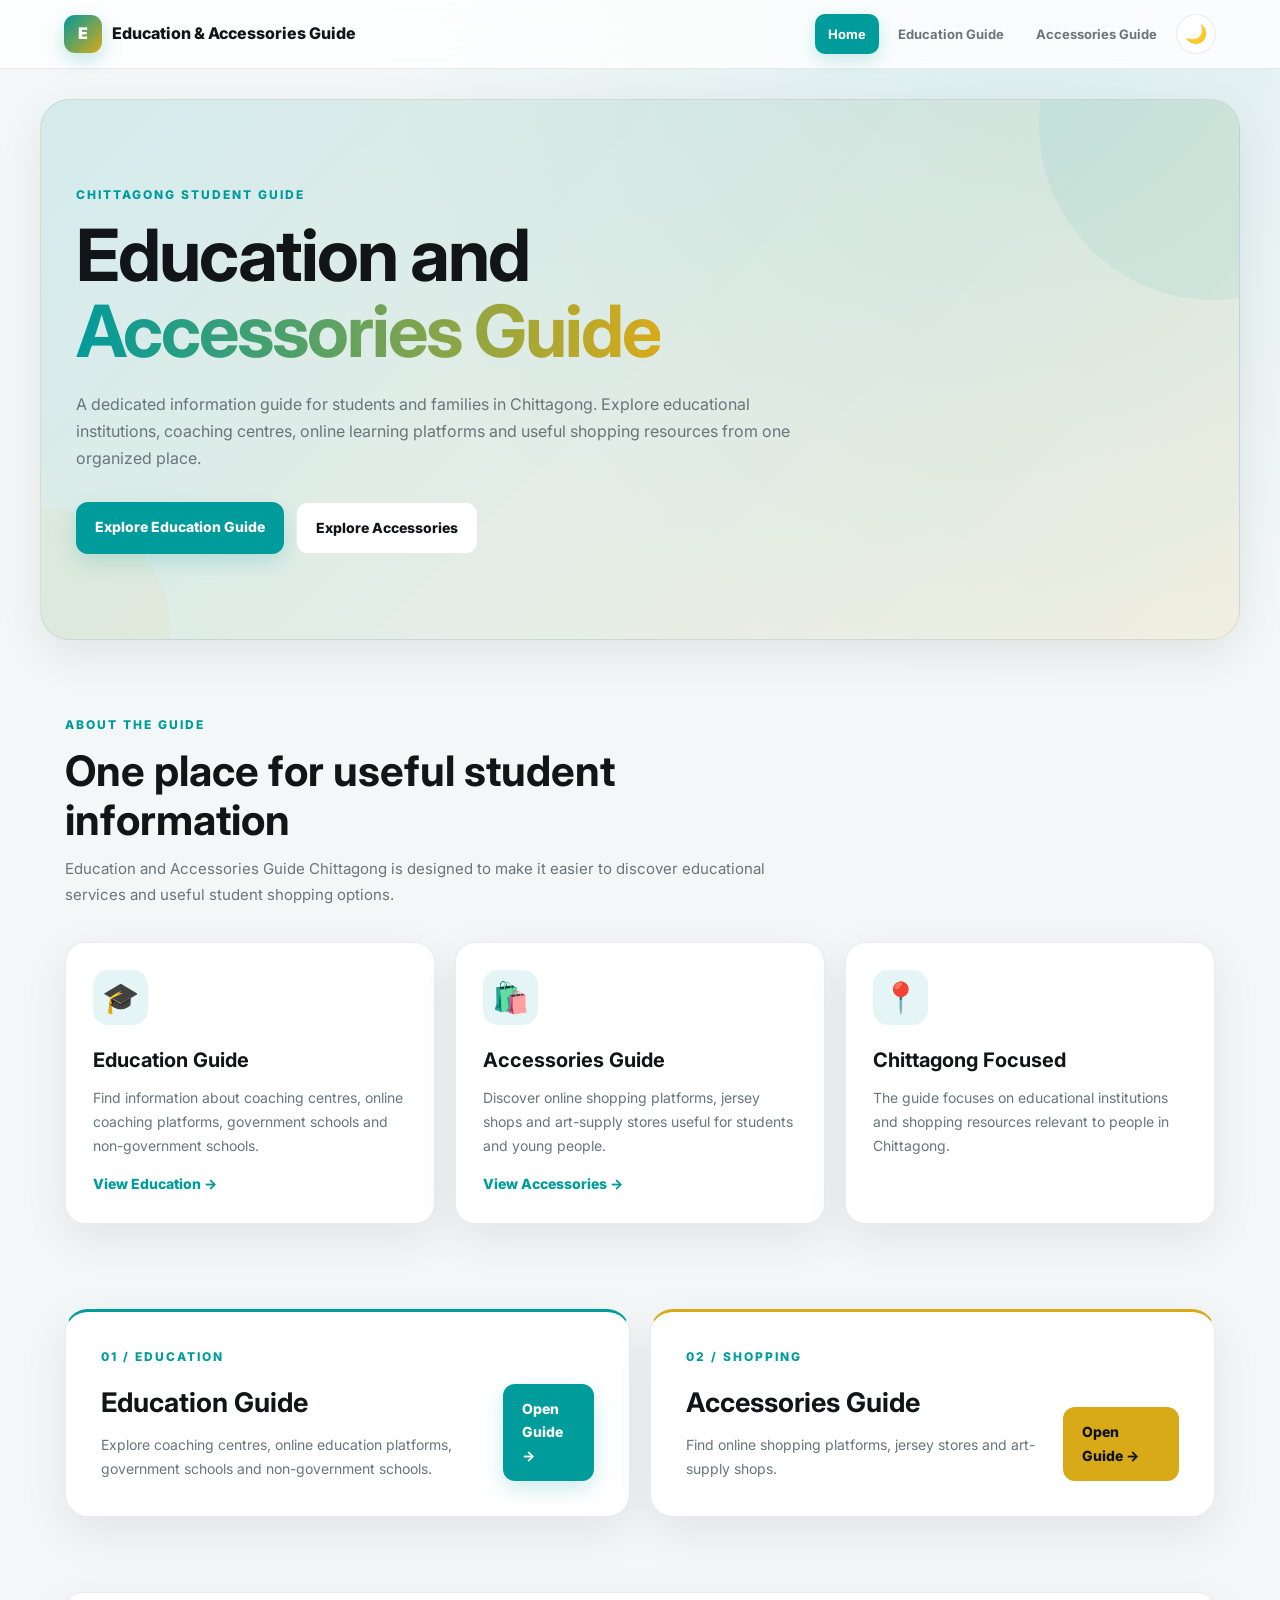
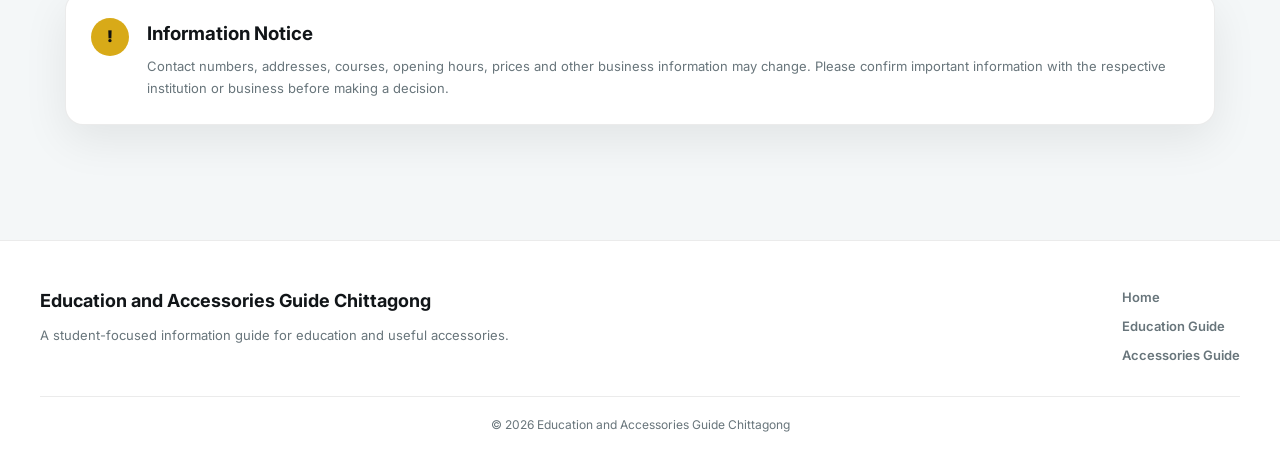
<file: index.html>
<html lang="en">
<head>
    <meta charset="UTF-8">
    <meta name="viewport" content="width=device-width, initial-scale=1.0">

    <title>Education and Accessories Guide Chittagong</title>

    <link rel="stylesheet" href="style.css">

    <link rel="preconnect" href="https://fonts.googleapis.com">
    <link rel="preconnect" href="https://fonts.gstatic.com" crossorigin>
    <link href="https://fonts.googleapis.com/css2?family=Inter:wght@400;500;600;700;800&display=swap" rel="stylesheet">
</head>

<body>

<!-- ================= NAVBAR ================= -->

<header class="navbar">

    <div class="nav-container">

        <a href="index.html" class="brand">

            <span class="brand-mark">E</span>

            <span>
                Education & Accessories Guide
            </span>

        </a>


        <nav>

            <a class="active" href="index.html">
                Home
            </a>

            <a href="education.html">
                Education Guide
            </a>

            <a href="accessories.html">
                Accessories Guide
            </a>

            <button
                id="themeToggle"
                class="theme-toggle"
                aria-label="Toggle theme">
                🌙
            </button>

        </nav>

    </div>

</header>


<!-- ================= MAIN ================= -->

<main>


<!-- HERO -->

<section class="hero">

    <div class="hero-content">

        <p class="hero-label">
            CHITTAGONG STUDENT GUIDE
        </p>


        <h1>

            Education and
            <br>

            <span>
                Accessories Guide
            </span>

        </h1>


        <p class="hero-description">

            A dedicated information guide for students and families in
            Chittagong. Explore educational institutions, coaching centres,
            online learning platforms and useful shopping resources from
            one organized place.

        </p>


        <div class="hero-buttons">

            <a
                href="education.html"
                class="btn btn-primary">

                Explore Education Guide

            </a>


            <a
                href="accessories.html"
                class="btn btn-outline">

                Explore Accessories

            </a>

        </div>

    </div>

</section>



<!-- ABOUT -->

<section class="about section">

    <div class="section-heading">

        <p class="section-label">
            ABOUT THE GUIDE
        </p>


        <h2>
            One place for useful student information
        </h2>


        <p>

            Education and Accessories Guide Chittagong is designed to make
            it easier to discover educational services and useful student
            shopping options.

        </p>

    </div>



    <div class="feature-grid">


        <!-- CARD 1 -->

        <div class="feature-card">

            <div class="feature-icon">
                🎓
            </div>


            <h3>
                Education Guide
            </h3>


            <p>

                Find information about coaching centres, online coaching
                platforms, government schools and non-government schools.

            </p>


            <a href="education.html">
                View Education →
            </a>

        </div>



        <!-- CARD 2 -->

        <div class="feature-card">

            <div class="feature-icon">
                🛍️
            </div>


            <h3>
                Accessories Guide
            </h3>


            <p>

                Discover online shopping platforms, jersey shops and
                art-supply stores useful for students and young people.

            </p>


            <a href="accessories.html">
                View Accessories →
            </a>

        </div>



        <!-- CARD 3 -->

        <div class="feature-card">

            <div class="feature-icon">
                📍
            </div>


            <h3>
                Chittagong Focused
            </h3>


            <p>

                The guide focuses on educational institutions and
                shopping resources relevant to people in Chittagong.

            </p>

        </div>

    </div>

</section>



<!-- GUIDE SECTION -->

<section class="guide-section">


    <!-- EDUCATION -->

    <div class="guide-card education-guide">

        <div>

            <p class="section-label">
                01 / EDUCATION
            </p>


            <h2>
                Education Guide
            </h2>


            <p>

                Explore coaching centres, online education platforms,
                government schools and non-government schools.

            </p>

        </div>


        <a
            href="education.html"
            class="btn btn-primary">

            Open Guide →

        </a>

    </div>



    <!-- ACCESSORIES -->

    <div class="guide-card accessories-guide">

        <div>

            <p class="section-label">
                02 / SHOPPING
            </p>


            <h2>
                Accessories Guide
            </h2>


            <p>

                Find online shopping platforms, jersey stores and
                art-supply shops.

            </p>

        </div>


        <a
            href="accessories.html"
            class="btn btn-gold">

            Open Guide →

        </a>

    </div>

</section>



<!-- NOTICE -->

<section class="notice section">

    <div class="notice-box">

        <div class="notice-icon">
            !
        </div>


        <div>

            <h3>
                Information Notice
            </h3>


            <p>

                Contact numbers, addresses, courses, opening hours,
                prices and other business information may change.
                Please confirm important information with the respective
                institution or business before making a decision.

            </p>

        </div>

    </div>

</section>


</main>



<!-- ================= FOOTER ================= -->

<footer>

    <div class="footer-content">


        <div>

            <h3>
                Education and Accessories Guide Chittagong
            </h3>


            <p>

                A student-focused information guide for education and
                useful accessories.

            </p>

        </div>



        <div class="footer-links">

            <a href="index.html">
                Home
            </a>

            <a href="education.html">
                Education Guide
            </a>

            <a href="accessories.html">
                Accessories Guide
            </a>

        </div>

    </div>


    <div class="copyright">

        © 2026 Education and Accessories Guide Chittagong

    </div>

</footer>



<!-- ================= DAY / NIGHT SCRIPT ================= -->

<script>

const themeToggle =
    document.getElementById("themeToggle");


/* Load saved theme */

if (
    localStorage.getItem("theme") === "dark"
) {

    document.body.classList.add("dark");

    themeToggle.textContent = "☀️";

}


/* Toggle theme */

themeToggle.addEventListener(
    "click",
    function () {

        document.body.classList.toggle("dark");


        if (
            document.body.classList.contains("dark")
        ) {

            themeToggle.textContent = "☀️";

            localStorage.setItem(
                "theme",
                "dark"
            );

        }

        else {

            themeToggle.textContent = "🌙";

            localStorage.setItem(
                "theme",
                "light"
            );

        }

    }
);

</script>


</body>
</html>
</file>
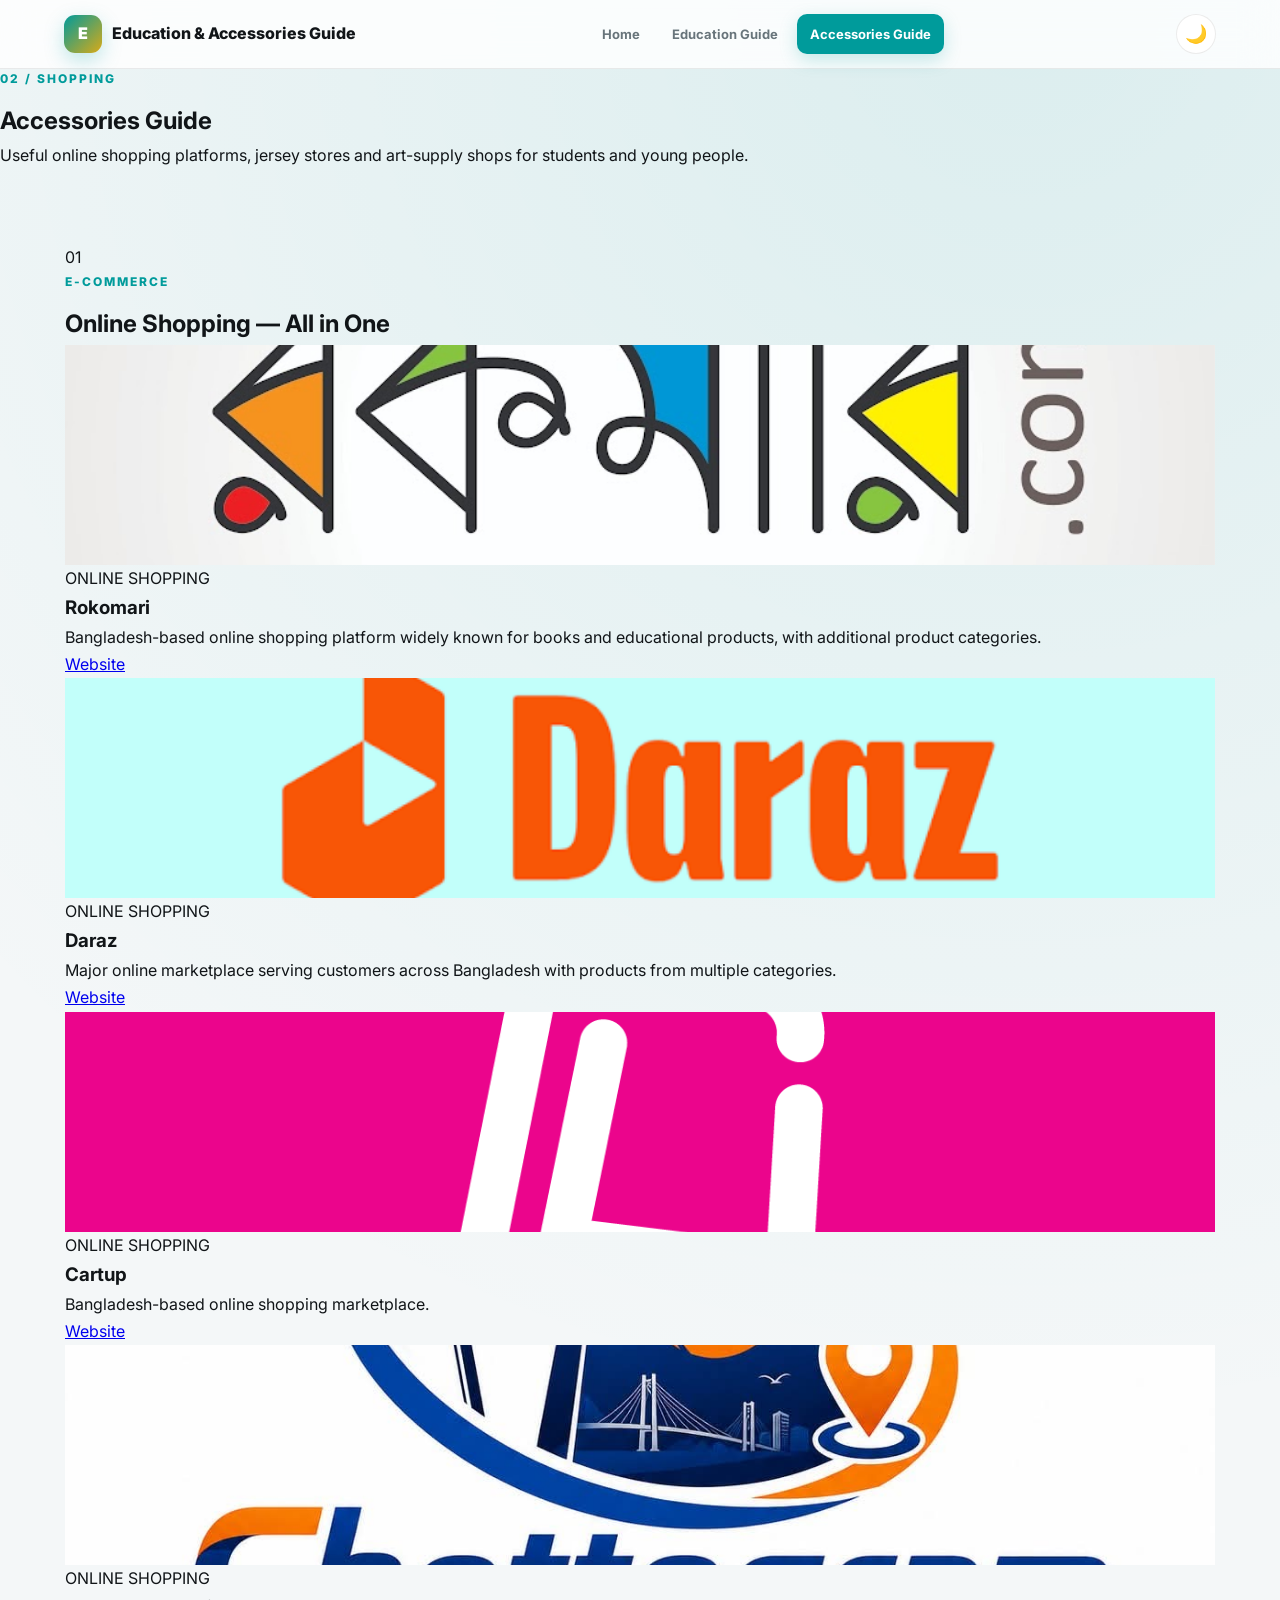
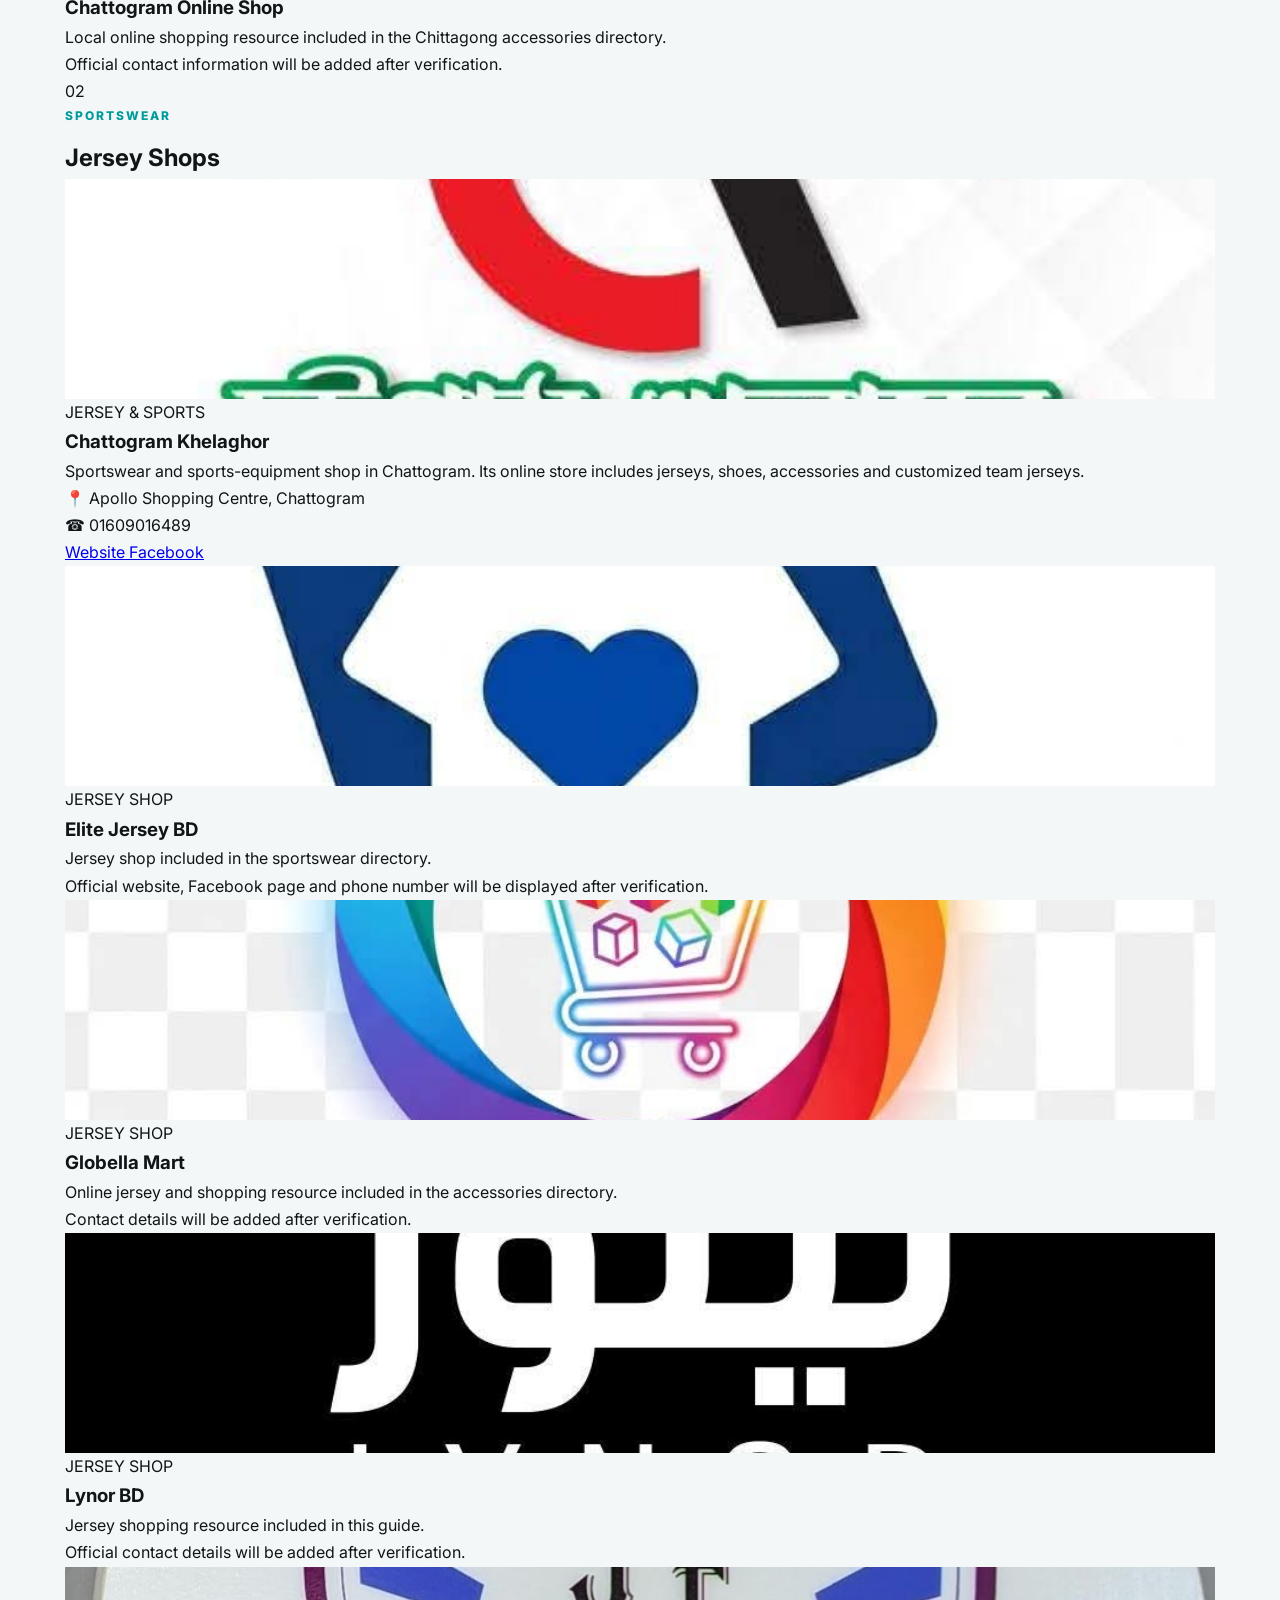
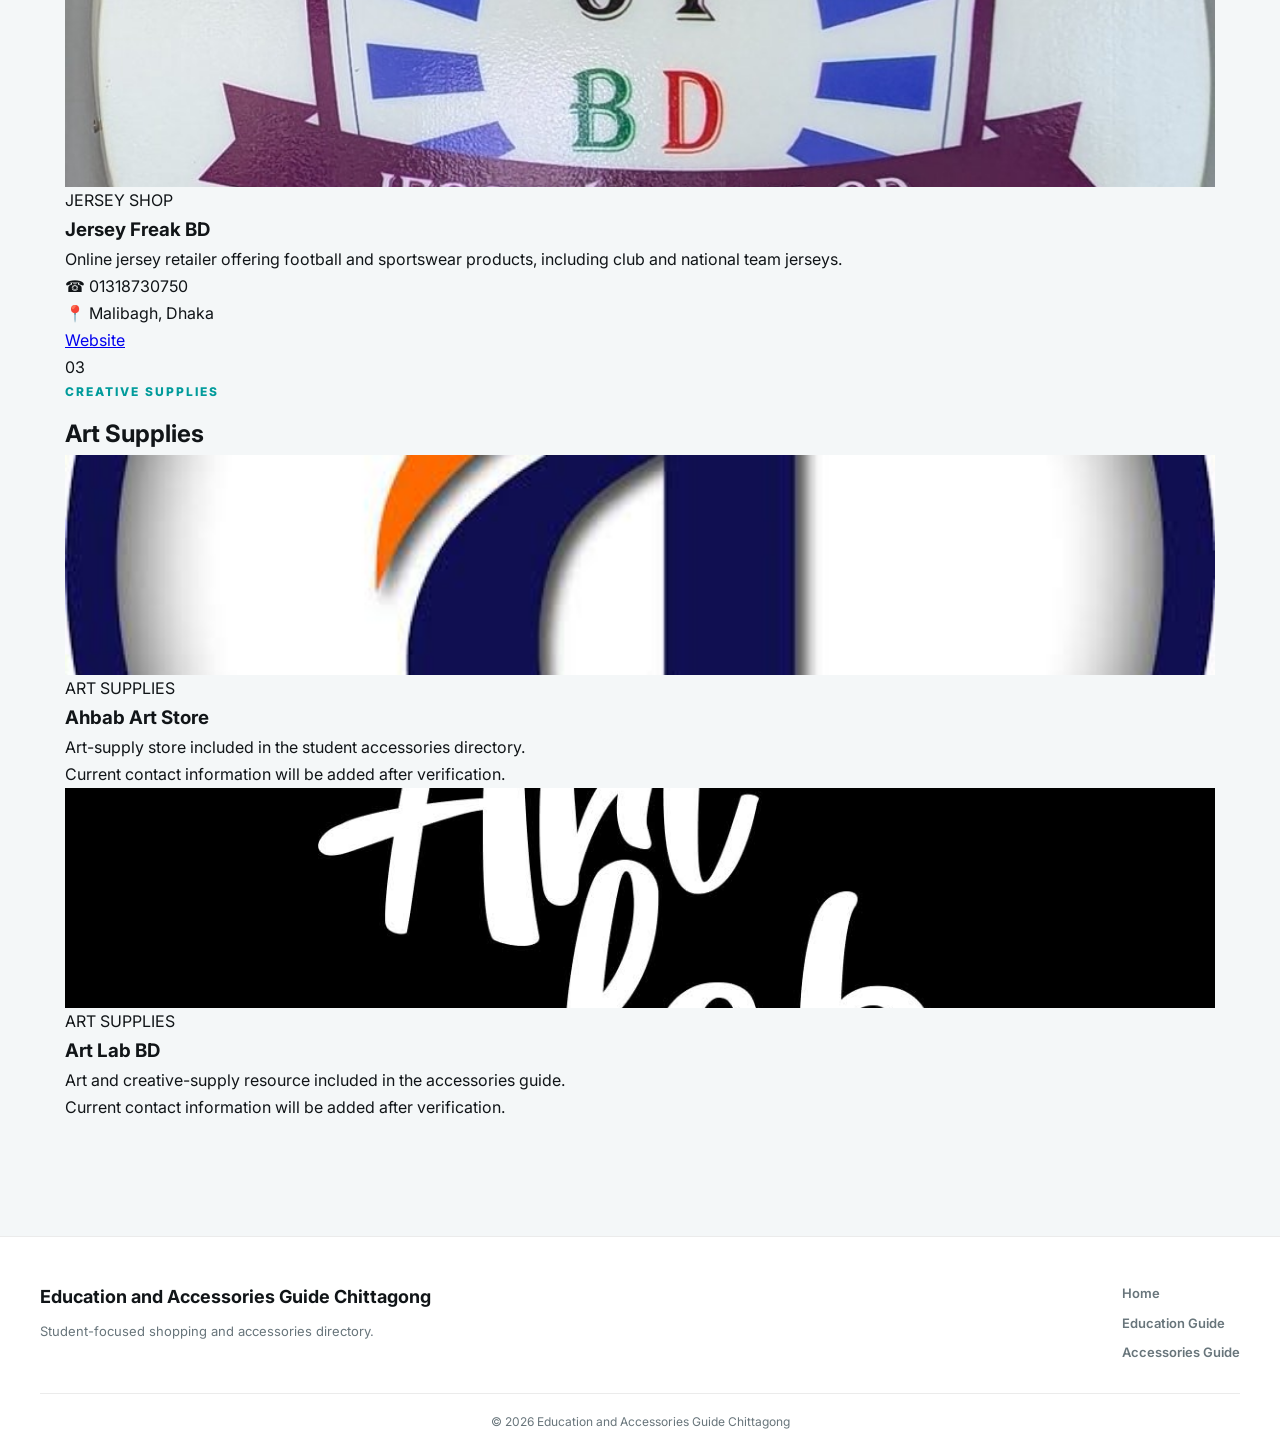
<file: accessories.html>
<html lang="en">

<head>

    <meta charset="UTF-8">
    <meta name="viewport" content="width=device-width, initial-scale=1.0">

    <title>Accessories Guide | Education and Accessories Guide Chittagong</title>

    <link rel="stylesheet" href="style.css">

    <link rel="preconnect" href="https://fonts.googleapis.com">
    <link rel="preconnect" href="https://fonts.gstatic.com" crossorigin>

    <link
        href="https://fonts.googleapis.com/css2?family=Inter:wght@400;500;600;700;800&display=swap"
        rel="stylesheet"
    >

</head>

<body>

<header class="navbar">

    <div class="nav-container">

        <a href="index.html" class="brand">

            <span class="brand-mark">E</span>

            <span>
                Education & Accessories Guide
            </span>

        </a>

        <nav>

            <a href="index.html">Home</a>

            <a href="education.html">
                Education Guide
            </a>

            <a class="active" href="accessories.html">
                Accessories Guide
            </a>

        </nav>

        <button
            id="themeToggle"
            class="theme-toggle"
            aria-label="Toggle theme">
            🌙
        </button>

    </div>

</header>


<main>

<section class="page-hero accessories-page">

    <div>

        <p class="hero-label">02 / SHOPPING</p>

        <h1>Accessories Guide</h1>

        <p>
            Useful online shopping platforms, jersey stores and
            art-supply shops for students and young people.
        </p>

    </div>

</section>


<section class="directory section">


<!-- ONLINE SHOPPING -->

<div class="category-header">

    <span>01</span>

    <div>

        <p class="section-label">E-COMMERCE</p>

        <h2>Online Shopping — All in One</h2>

    </div>

</div>


<div class="cards">


<article class="info-card">

    <img src="rokomari.jpg">

    <div class="card-content">

        <span class="tag">ONLINE SHOPPING</span>

        <h3>Rokomari</h3>

        <p>
            Bangladesh-based online shopping platform widely
            known for books and educational products, with
            additional product categories.
        </p>

        <div class="card-buttons">

            <a
                href="https://www.rokomari.com/"
                target="_blank"
                class="small-btn">
                Website
            </a>

        </div>

    </div>

</article>


<article class="info-card">

    <img src="daraz.jpg">

    <div class="card-content">

        <span class="tag">ONLINE SHOPPING</span>

        <h3>Daraz</h3>

        <p>
            Major online marketplace serving customers across
            Bangladesh with products from multiple categories.
        </p>

        <div class="card-buttons">

            <a
                href="https://www.daraz.com.bd/"
                target="_blank"
                class="small-btn">
                Website
            </a>

        </div>

    </div>

</article>


<article class="info-card">

    <img src="cartup.jpg">

    <div class="card-content">

        <span class="tag">ONLINE SHOPPING</span>

        <h3>Cartup</h3>

        <p>
            Bangladesh-based online shopping marketplace.
        </p>

        <div class="card-buttons">

            <a
                href="https://cartup.com/"
                target="_blank"
                class="small-btn">
                Website
            </a>

        </div>

    </div>

</article>


<article class="info-card">

    <img src="coshop.jpg">

    <div class="card-content">

        <span class="tag">ONLINE SHOPPING</span>

        <h3>Chattogram Online Shop</h3>

        <p>
            Local online shopping resource included in the
            Chittagong accessories directory.
        </p>

        <p class="verification">
            Official contact information will be added after
            verification.
        </p>

    </div>

</article>


</div>


<!-- JERSEY -->

<div class="category-header">

    <span>02</span>

    <div>

        <p class="section-label">SPORTSWEAR</p>

        <h2>Jersey Shops</h2>

    </div>

</div>


<div class="cards">


<article class="info-card">

    <img src="khelaghor.jpg">

    <div class="card-content">

        <span class="tag">JERSEY & SPORTS</span>

        <h3>Chattogram Khelaghor</h3>

        <p>
            Sportswear and sports-equipment shop in Chattogram.
            Its online store includes jerseys, shoes,
            accessories and customized team jerseys.
        </p>

        <div class="contact">

            <p>📍 Apollo Shopping Centre, Chattogram</p>
            <p>☎ 01609016489</p>

        </div>

        <div class="card-buttons">

            <a
                href="https://chattogramkhelaghor.com/"
                target="_blank"
                class="small-btn">
                Website
            </a>

            <a
                href="https://www.facebook.com/chattogramkhelaghor"
                target="_blank"
                class="small-btn facebook">
                Facebook
            </a>

        </div>

    </div>

</article>


<article class="info-card">

    <img src="elite.jpg">

    <div class="card-content">

        <span class="tag">JERSEY SHOP</span>

        <h3>Elite Jersey BD</h3>

        <p>
            Jersey shop included in the sportswear directory.
        </p>

        <p class="verification">
            Official website, Facebook page and phone number
            will be displayed after verification.
        </p>

    </div>

</article>


<article class="info-card">

    <img src="globella.jpg">

    <div class="card-content">

        <span class="tag">JERSEY SHOP</span>

        <h3>Globella Mart</h3>

        <p>
            Online jersey and shopping resource included in
            the accessories directory.
        </p>

        <p class="verification">
            Contact details will be added after verification.
        </p>

    </div>

</article>


<article class="info-card">

    <img src="lynor.jpg">

    <div class="card-content">

        <span class="tag">JERSEY SHOP</span>

        <h3>Lynor BD</h3>

        <p>
            Jersey shopping resource included in this guide.
        </p>

        <p class="verification">
            Official contact details will be added after
            verification.
        </p>

    </div>

</article>


<article class="info-card">

    <img src="jerseyfreak.jpg">

    <div class="card-content">

        <span class="tag">JERSEY SHOP</span>

        <h3>Jersey Freak BD</h3>

        <p>
            Online jersey retailer offering football and
            sportswear products, including club and national
            team jerseys.
        </p>

        <div class="contact">

            <p>☎ 01318730750</p>
            <p>📍 Malibagh, Dhaka</p>

        </div>

        <div class="card-buttons">

            <a
                href="https://jerseyfreakbd.com/"
                target="_blank"
                class="small-btn">
                Website
            </a>

        </div>

    </div>

</article>


</div>


<!-- ART -->

<div class="category-header">

    <span>03</span>

    <div>

        <p class="section-label">CREATIVE SUPPLIES</p>

        <h2>Art Supplies</h2>

    </div>

</div>


<div class="cards">


<article class="info-card">

    <img src="ahbab.jpg">

    <div class="card-content">

        <span class="tag">ART SUPPLIES</span>

        <h3>Ahbab Art Store</h3>

        <p>
            Art-supply store included in the student accessories
            directory.
        </p>

        <p class="verification">
            Current contact information will be added after
            verification.
        </p>

    </div>

</article>


<article class="info-card">

    <img src="artlab.jpg">

    <div class="card-content">

        <span class="tag">ART SUPPLIES</span>

        <h3>Art Lab BD</h3>

        <p>
            Art and creative-supply resource included in the
            accessories guide.
        </p>

        <p class="verification">
            Current contact information will be added after
            verification.
        </p>

    </div>

</article>


</div>

</section>

</main>


<footer>

    <div class="footer-content">

        <div>

            <h3>
                Education and Accessories Guide Chittagong
            </h3>

            <p>
                Student-focused shopping and accessories directory.
            </p>

        </div>

        <div class="footer-links">

            <a href="index.html">Home</a>

            <a href="education.html">
                Education Guide
            </a>

            <a href="accessories.html">
                Accessories Guide
            </a>

        </div>

    </div>

    <div class="copyright">
        © 2026 Education and Accessories Guide Chittagong
    </div>

</footer>


<script>
const themeToggle = document.getElementById("themeToggle");

if (localStorage.getItem("theme") === "dark") {
    document.body.classList.add("dark");
    themeToggle.textContent = "☀️";
}

themeToggle.addEventListener("click", function () {

    document.body.classList.toggle("dark");

    if (document.body.classList.contains("dark")) {
        themeToggle.textContent = "☀️";
        localStorage.setItem("theme", "dark");
    } else {
        themeToggle.textContent = "🌙";
        localStorage.setItem("theme", "light");
    }

});
</script>

</body>
</html>
</file>
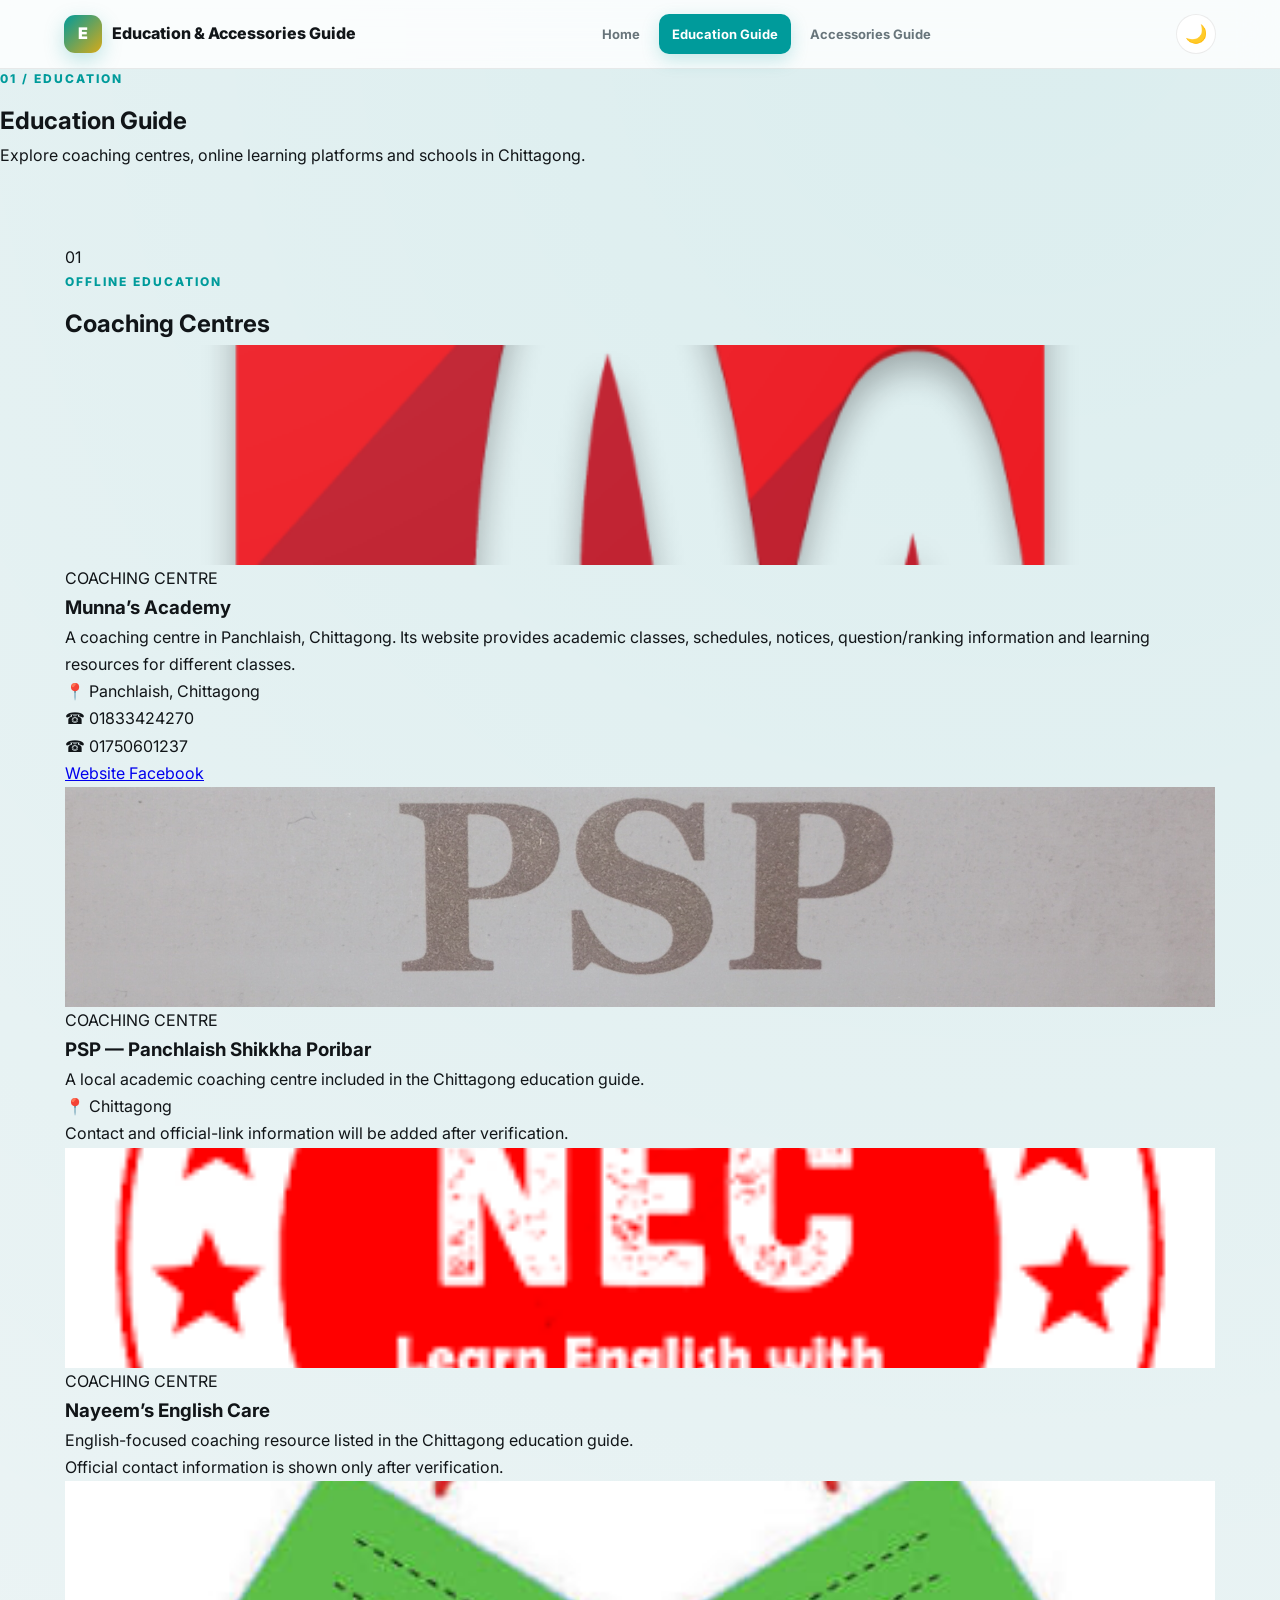
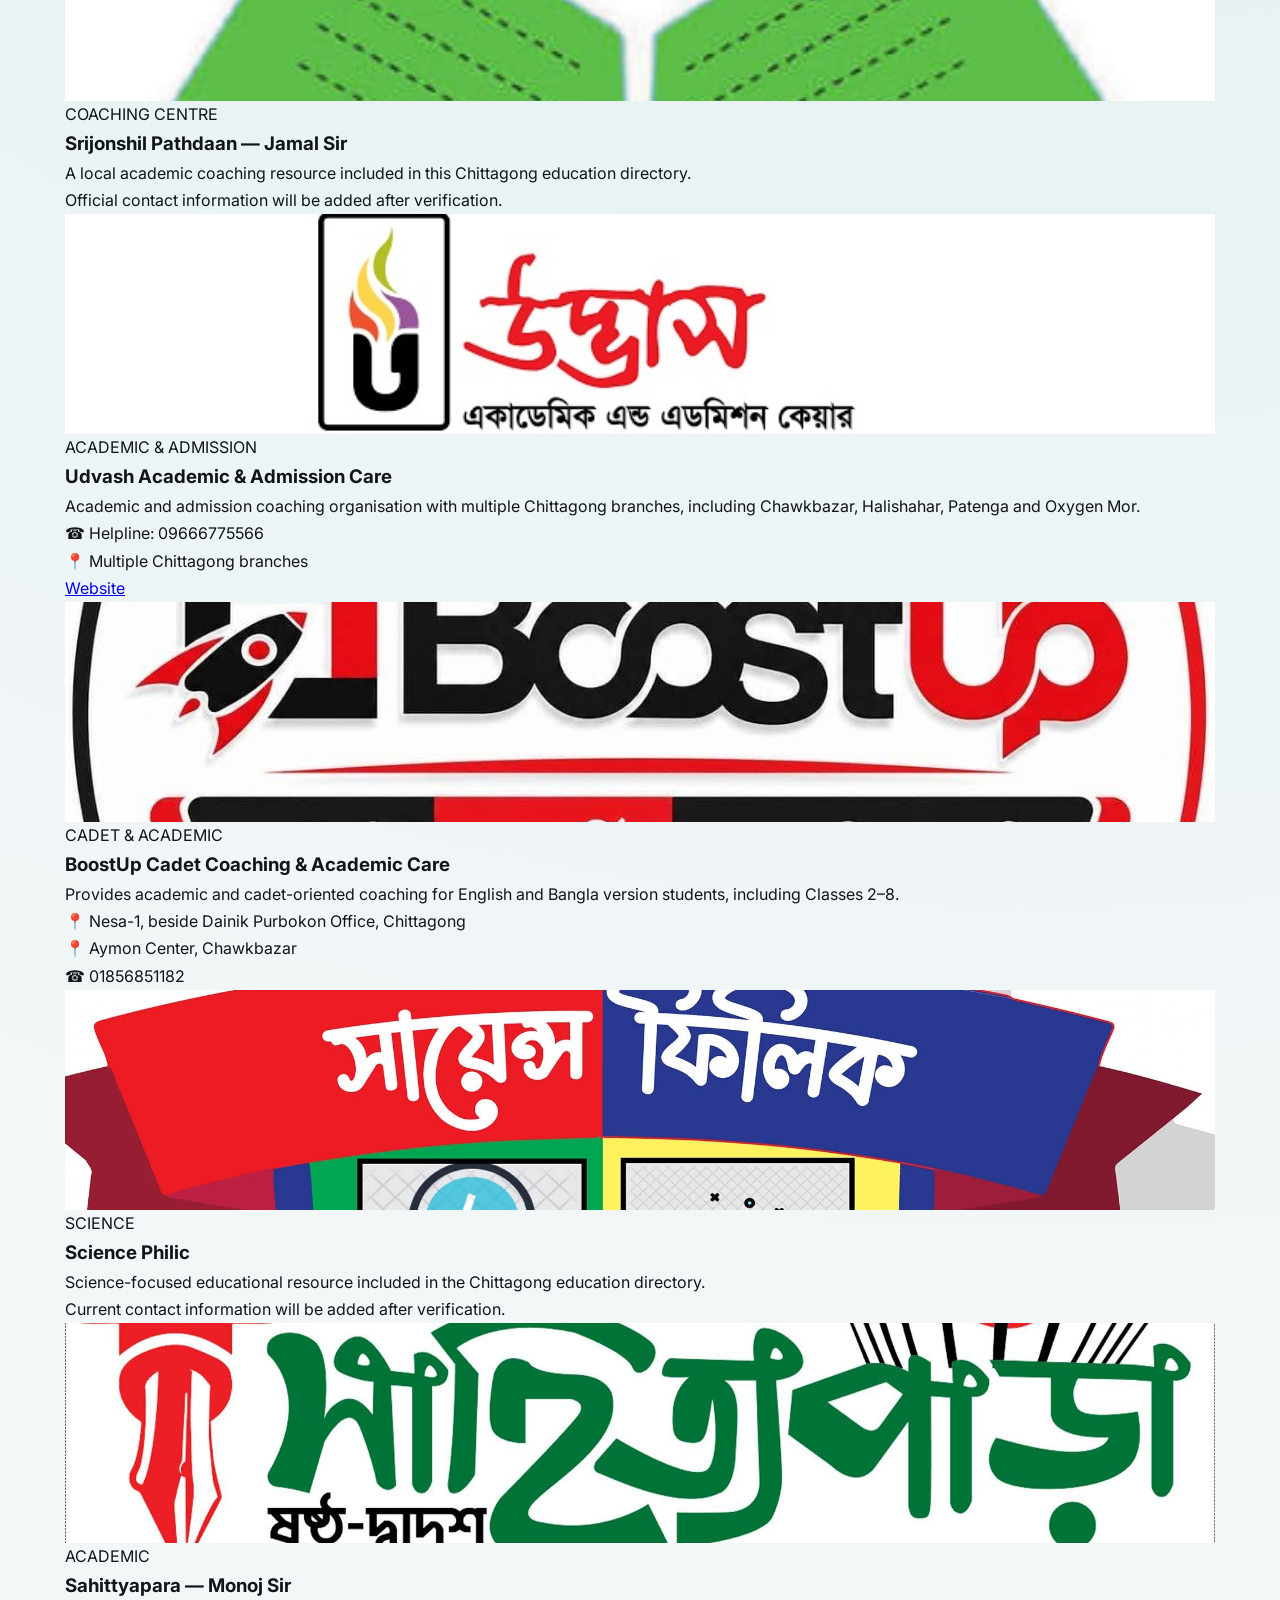
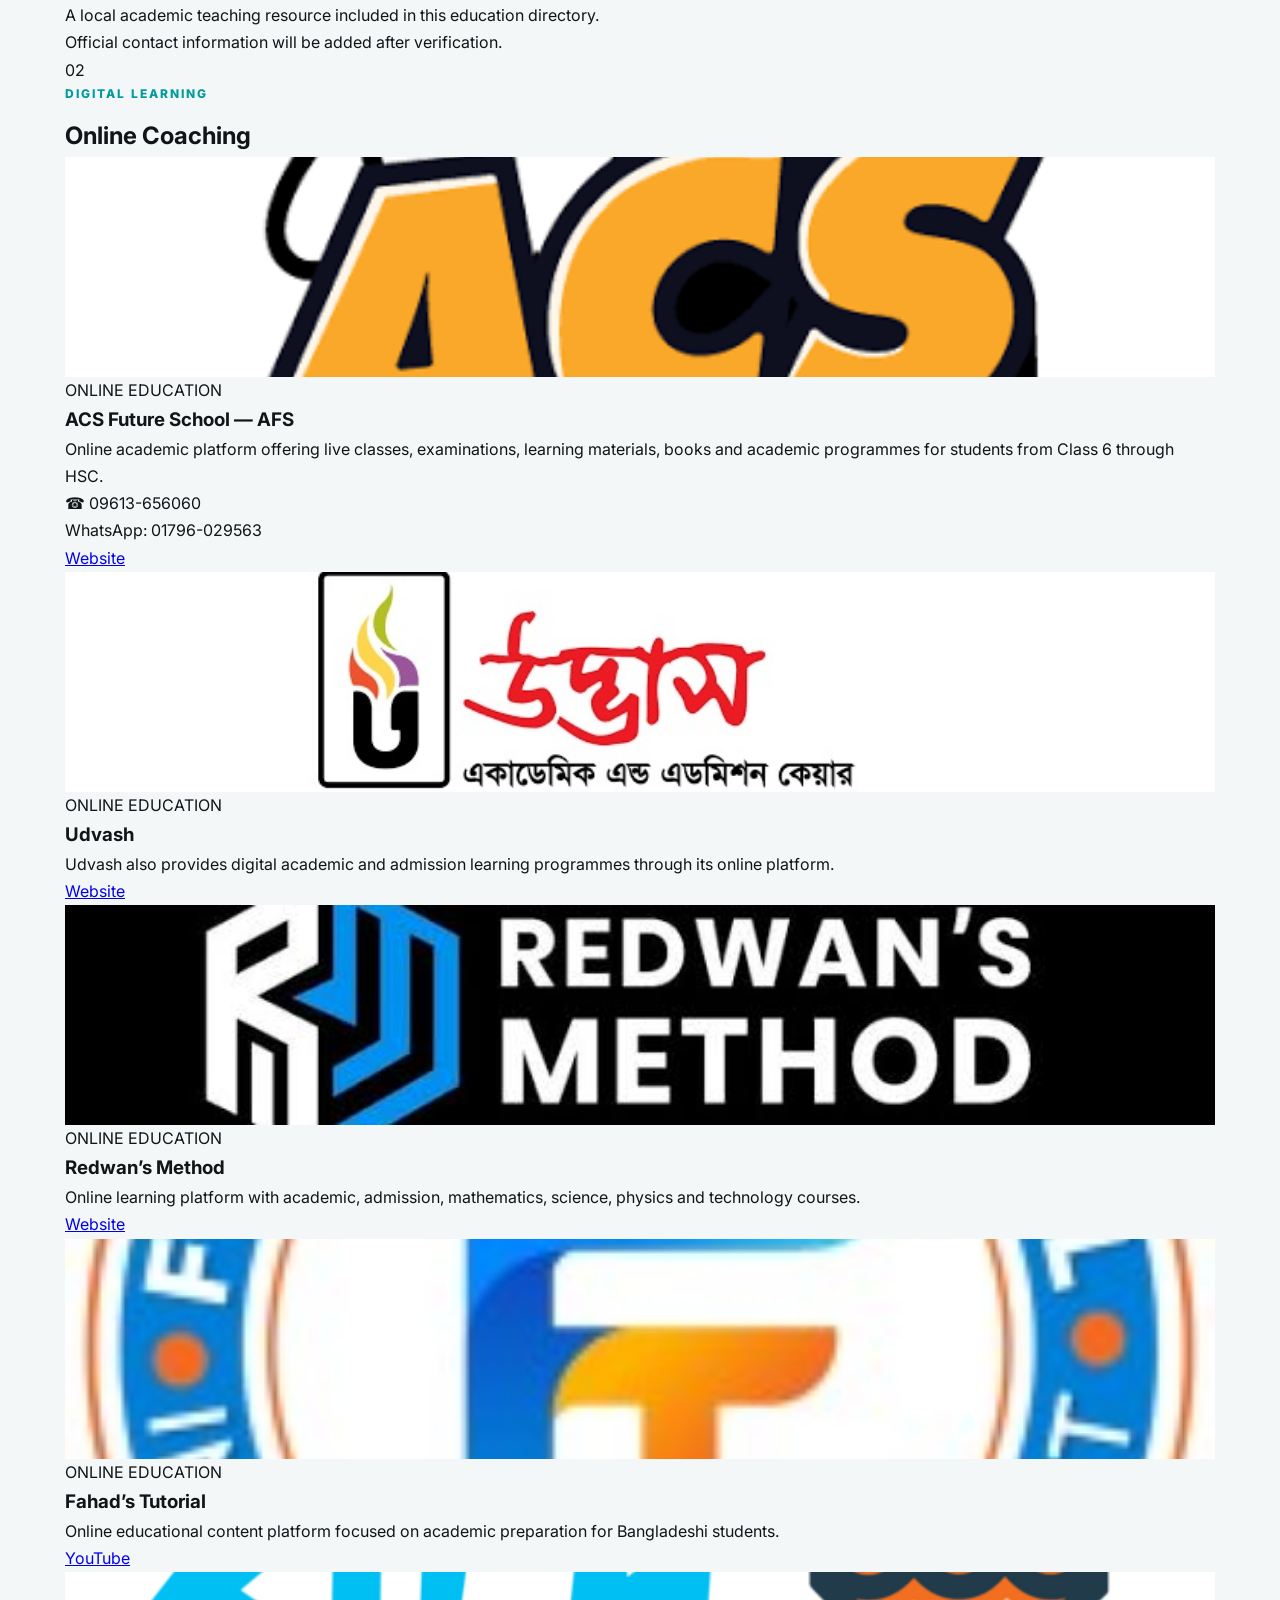
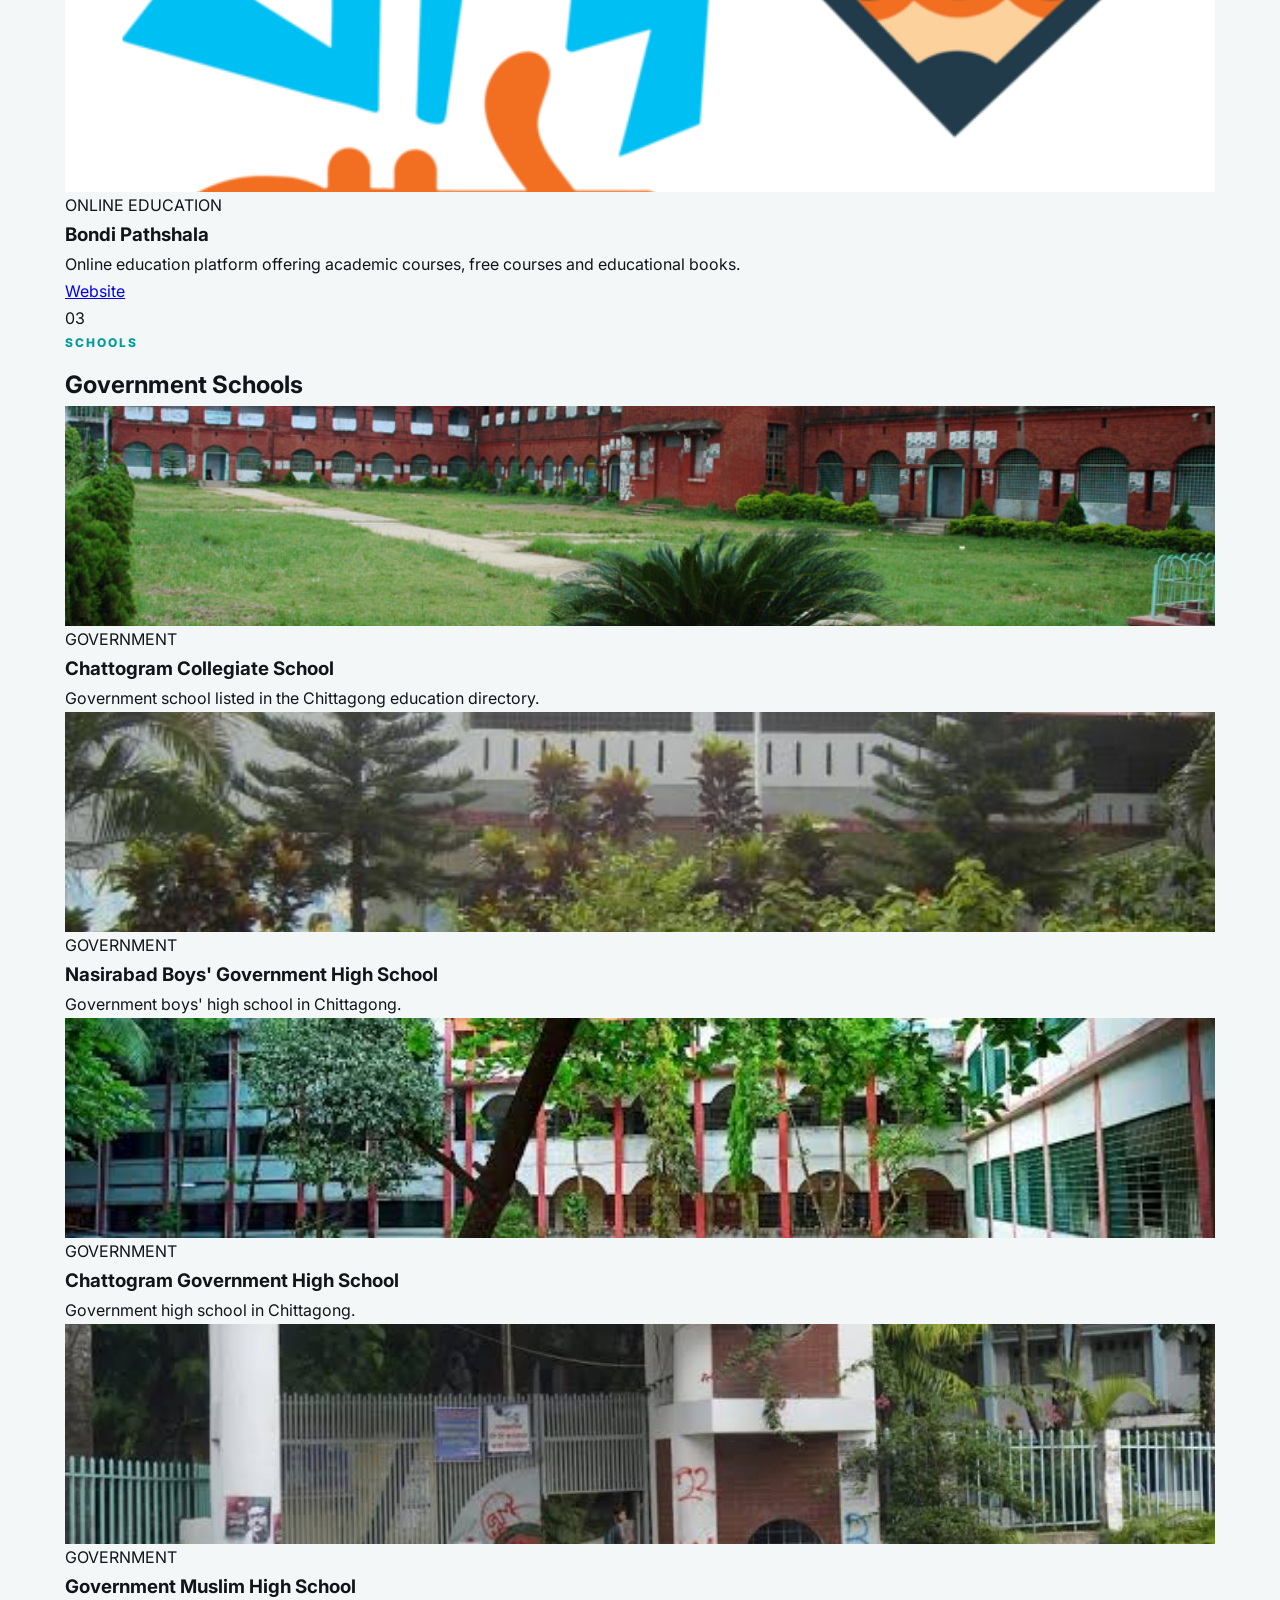
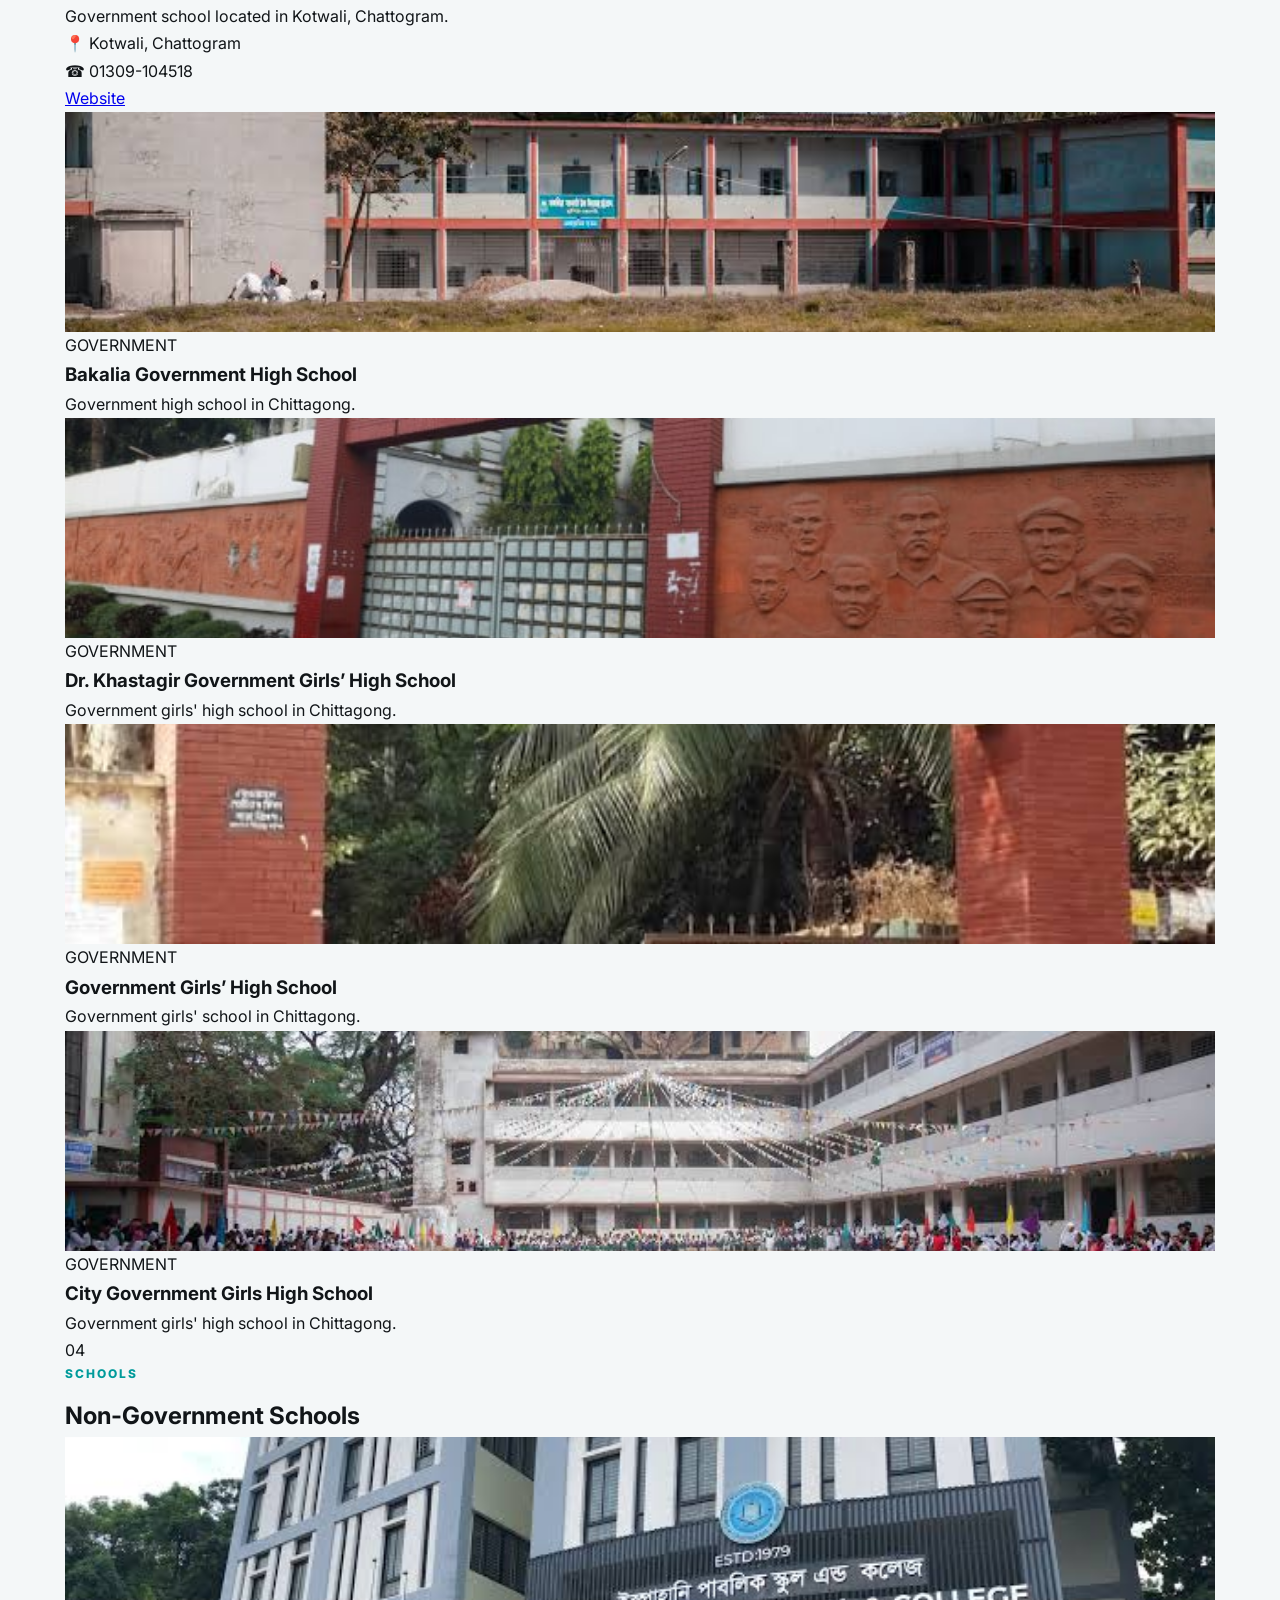
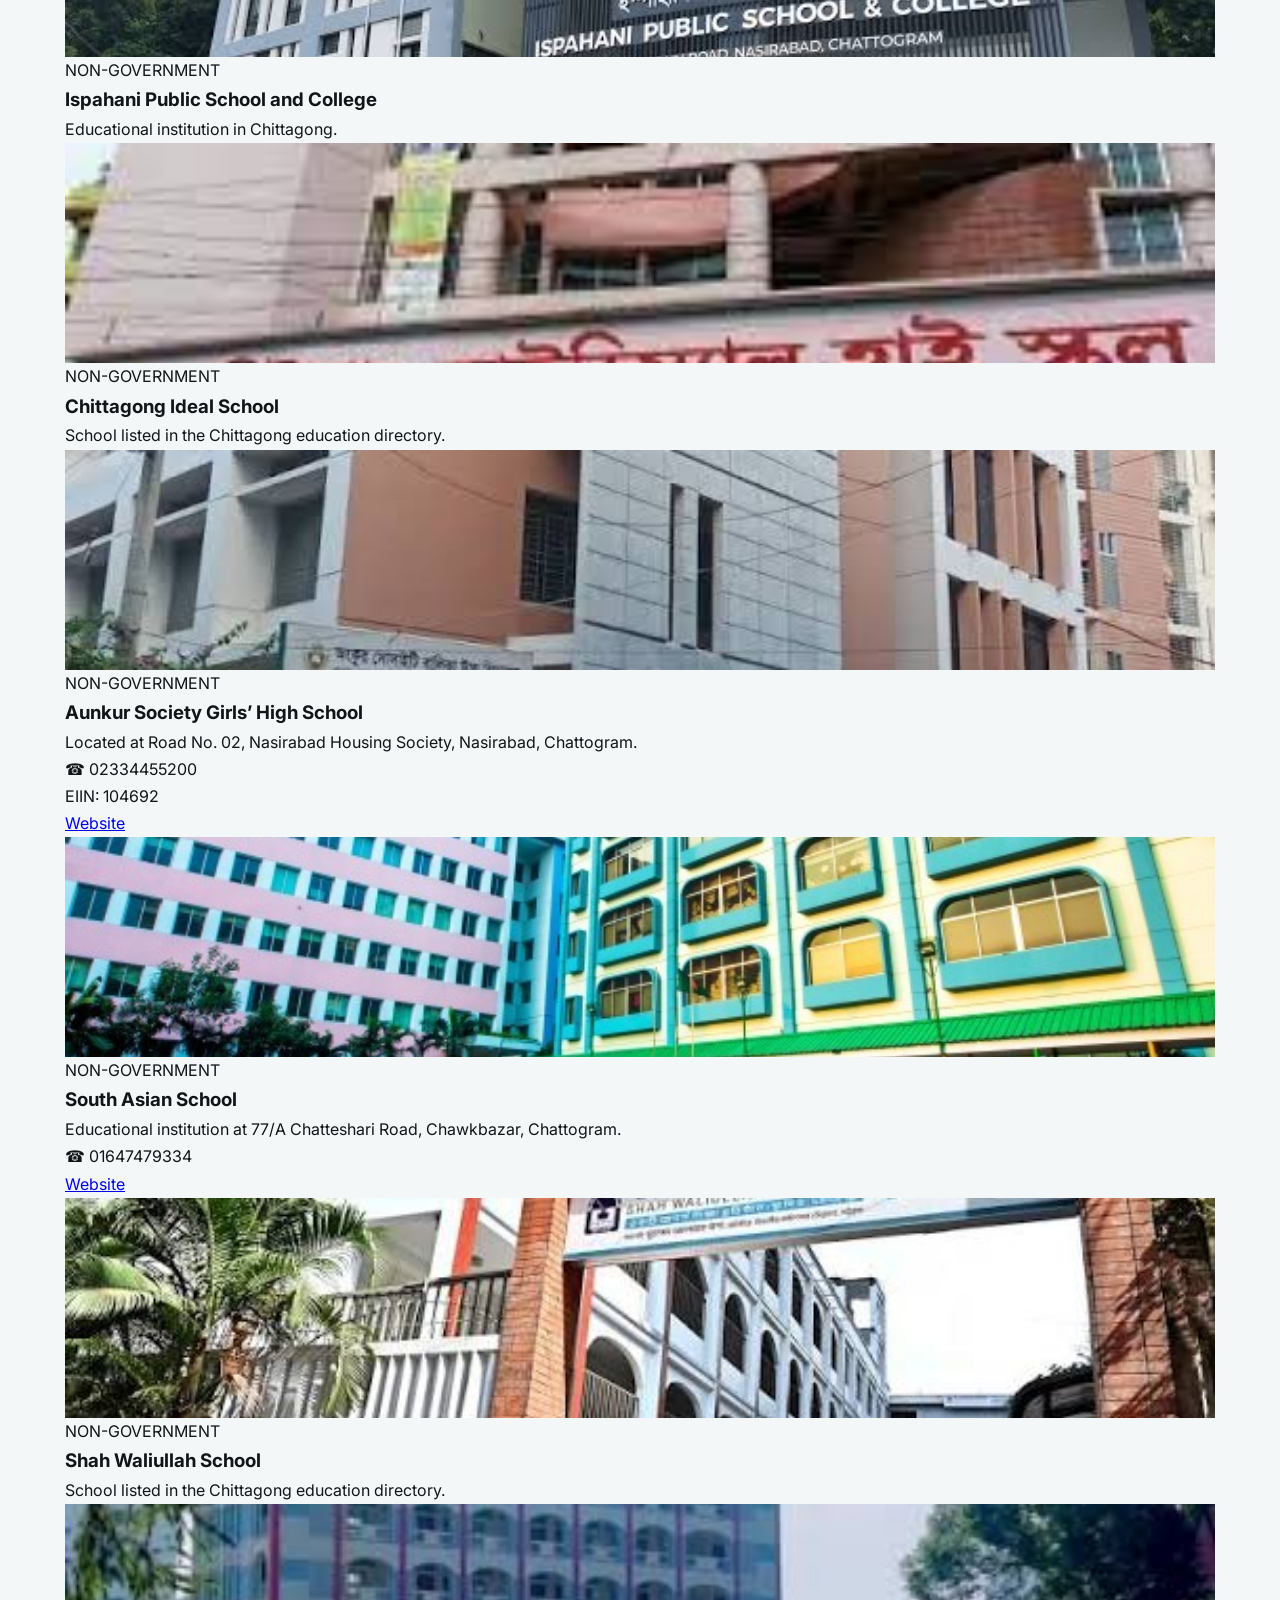
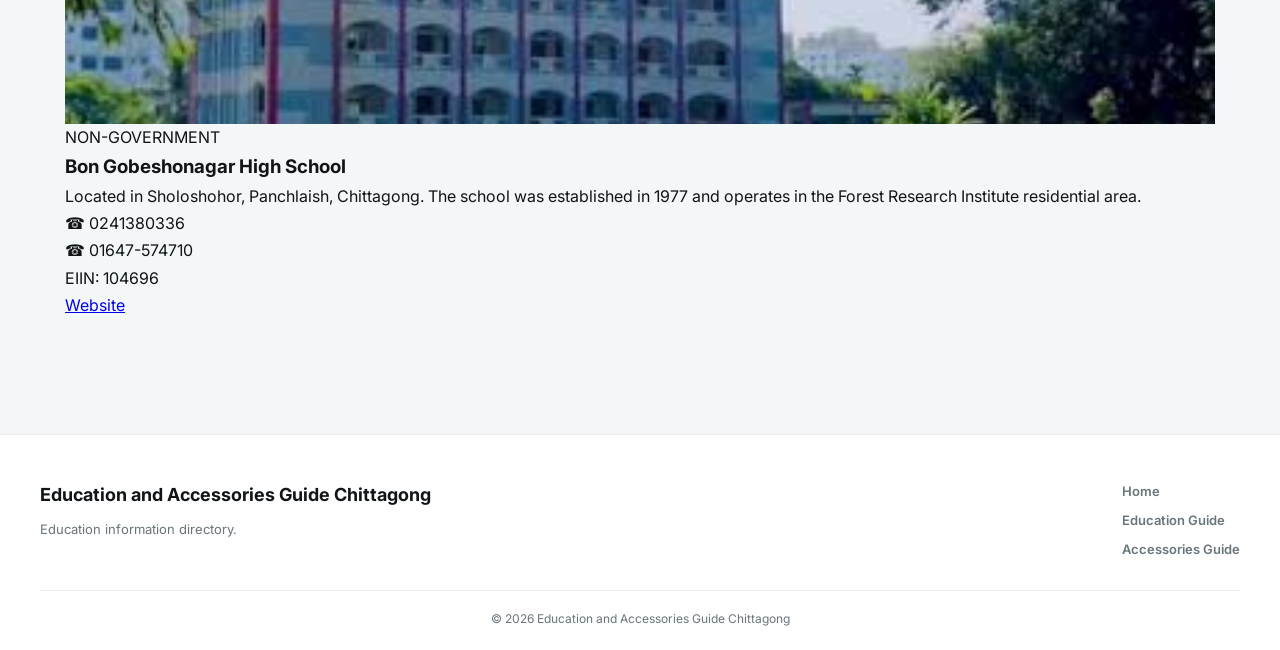
<file: education.html>
<html lang="en">

<head>

    <meta charset="UTF-8">
    <meta name="viewport" content="width=device-width, initial-scale=1.0">

    <title>Education Guide | Education and Accessories Guide Chittagong</title>

    <link rel="stylesheet" href="style.css">

    <link rel="preconnect" href="https://fonts.googleapis.com">
    <link rel="preconnect" href="https://fonts.gstatic.com" crossorigin>

    <link
        href="https://fonts.googleapis.com/css2?family=Inter:wght@400;500;600;700;800&display=swap"
        rel="stylesheet"
    >

</head>

<body>

<header class="navbar">

    <div class="nav-container">

        <a href="index.html" class="brand">
            <span class="brand-mark">E</span>
            <span>Education & Accessories Guide</span>
        </a>

        <nav>

            <a href="index.html">Home</a>

            <a class="active" href="education.html">
                Education Guide
            </a>

            <a href="accessories.html">
                Accessories Guide
            </a>

        </nav>

        <button
            id="themeToggle"
            class="theme-toggle"
            aria-label="Toggle theme">
            🌙
        </button>

    </div>

</header>


<main>

<section class="page-hero">

    <div>

        <p class="hero-label">01 / EDUCATION</p>

        <h1>Education Guide</h1>

        <p>
            Explore coaching centres, online learning platforms and
            schools in Chittagong.
        </p>

    </div>

</section>


<section class="directory section">


<!-- COACHING -->

<div class="category-header">

    <span>01</span>

    <div>
        <p class="section-label">OFFLINE EDUCATION</p>
        <h2>Coaching Centres</h2>
    </div>

</div>


<div class="cards">


<article class="info-card">

    <img src="munna.jpg" alt="Munna's Academy">

    <div class="card-content">

        <span class="tag">COACHING CENTRE</span>

        <h3>Munna’s Academy</h3>

        <p>
            A coaching centre in Panchlaish, Chittagong.
            Its website provides academic classes, schedules,
            notices, question/ranking information and learning
            resources for different classes.
        </p>

        <div class="contact">
            <p>📍 Panchlaish, Chittagong</p>
            <p>☎ 01833424270</p>
            <p>☎ 01750601237</p>
        </div>

        <div class="card-buttons">

            <a
                href="https://www.munnasacademy.com/"
                target="_blank"
                class="small-btn">
                Website
            </a>

            <a
                href="https://www.facebook.com/groups/munnasacademy"
                target="_blank"
                class="small-btn facebook">
                Facebook
            </a>

        </div>

    </div>

</article>


<article class="info-card">

    <img src="psp.jpg" alt="Panchlaish Shikkha Poribar">

    <div class="card-content">

        <span class="tag">COACHING CENTRE</span>

        <h3>PSP — Panchlaish Shikkha Poribar</h3>

        <p>
            A local academic coaching centre included in the
            Chittagong education guide.
        </p>

        <div class="contact">
            <p>📍 Chittagong</p>
        </div>

        <p class="verification">
            Contact and official-link information will be added
            after verification.
        </p>

    </div>

</article>


<article class="info-card">

    <img src="nayeem.jpg" alt="Nayeem's English Care">

    <div class="card-content">

        <span class="tag">COACHING CENTRE</span>

        <h3>Nayeem’s English Care</h3>

        <p>
            English-focused coaching resource listed in the
            Chittagong education guide.
        </p>

        <p class="verification">
            Official contact information is shown only after
            verification.
        </p>

    </div>

</article>


<article class="info-card">

    <img src="srijonshil.jpg" alt="Srijonshil Pathdaan">

    <div class="card-content">

        <span class="tag">COACHING CENTRE</span>

        <h3>Srijonshil Pathdaan — Jamal Sir</h3>

        <p>
            A local academic coaching resource included in this
            Chittagong education directory.
        </p>

        <p class="verification">
            Official contact information will be added after
            verification.
        </p>

    </div>

</article>


<article class="info-card">

    <img src="udvash.jpg" alt="Udvash">

    <div class="card-content">

        <span class="tag">ACADEMIC & ADMISSION</span>

        <h3>Udvash Academic & Admission Care</h3>

        <p>
            Academic and admission coaching organisation with
            multiple Chittagong branches, including Chawkbazar,
            Halishahar, Patenga and Oxygen Mor.
        </p>

        <div class="contact">
            <p>☎ Helpline: 09666775566</p>
            <p>📍 Multiple Chittagong branches</p>
        </div>

        <div class="card-buttons">

            <a
                href="https://www.udvash.com/"
                target="_blank"
                class="small-btn">
                Website
            </a>

        </div>

    </div>

</article>


<article class="info-card">

    <img src="boostup.jpg" alt="BoostUp Cadet Coaching">

    <div class="card-content">

        <span class="tag">CADET & ACADEMIC</span>

        <h3>BoostUp Cadet Coaching & Academic Care</h3>

        <p>
            Provides academic and cadet-oriented coaching for
            English and Bangla version students, including
            Classes 2–8.
        </p>

        <div class="contact">

            <p>
                📍 Nesa-1, beside Dainik Purbokon Office,
                Chittagong
            </p>

            <p>📍 Aymon Center, Chawkbazar</p>

            <p>☎ 01856851182</p>

        </div>

    </div>

</article>


<article class="info-card">

    <img src="philic.jpg" alt="Science Philic">

    <div class="card-content">

        <span class="tag">SCIENCE</span>

        <h3>Science Philic</h3>

        <p>
            Science-focused educational resource included in
            the Chittagong education directory.
        </p>

        <p class="verification">
            Current contact information will be added after
            verification.
        </p>

    </div>

</article>


<article class="info-card">

    <img src="monoj.jpg" alt="Sahittyapara">

    <div class="card-content">

        <span class="tag">ACADEMIC</span>

        <h3>Sahittyapara — Monoj Sir</h3>

        <p>
            A local academic teaching resource included in this
            education directory.
        </p>

        <p class="verification">
            Official contact information will be added after
            verification.
        </p>

    </div>

</article>


</div>


<!-- ONLINE -->

<div class="category-header">

    <span>02</span>

    <div>

        <p class="section-label">DIGITAL LEARNING</p>

        <h2>Online Coaching</h2>

    </div>

</div>


<div class="cards">


<article class="info-card">

    <img src="acs.jpg" alt="ACS Future School">

    <div class="card-content">

        <span class="tag">ONLINE EDUCATION</span>

        <h3>ACS Future School — AFS</h3>

        <p>
            Online academic platform offering live classes,
            examinations, learning materials, books and
            academic programmes for students from Class 6
            through HSC.
        </p>

        <div class="contact">
            <p>☎ 09613-656060</p>
            <p>WhatsApp: 01796-029563</p>
        </div>

        <div class="card-buttons">

            <a
                href="https://www.acsfutureschool.com/"
                target="_blank"
                class="small-btn">
                Website
            </a>

        </div>

    </div>

</article>


<article class="info-card">

    <img src="udvash-online.jpg" alt="Udvash Online">

    <div class="card-content">

        <span class="tag">ONLINE EDUCATION</span>

        <h3>Udvash</h3>

        <p>
            Udvash also provides digital academic and admission
            learning programmes through its online platform.
        </p>

        <div class="card-buttons">

            <a
                href="https://www.udvash.com/"
                target="_blank"
                class="small-btn">
                Website
            </a>

        </div>

    </div>

</article>


<article class="info-card">

    <img src="redwan.jpg" alt="Redwan's Method">

    <div class="card-content">

        <span class="tag">ONLINE EDUCATION</span>

        <h3>Redwan’s Method</h3>

        <p>
            Online learning platform with academic,
            admission, mathematics, science, physics and
            technology courses.
        </p>

        <div class="card-buttons">

            <a
                href="https://www.redwansmethod.com/"
                target="_blank"
                class="small-btn">
                Website
            </a>

        </div>

    </div>

</article>


<article class="info-card">

    <img src="fahad.jpg" alt="Fahad's Tutorial">

    <div class="card-content">

        <span class="tag">ONLINE EDUCATION</span>

        <h3>Fahad’s Tutorial</h3>

        <p>
            Online educational content platform focused on
            academic preparation for Bangladeshi students.
        </p>

        <div class="card-buttons">

            <a
                href="https://www.youtube.com/@FahadsTutorial"
                target="_blank"
                class="small-btn">
                YouTube
            </a>

        </div>

    </div>

</article>


<article class="info-card">

    <img src="bondi.jpg" alt="Bondi Pathshala">

    <div class="card-content">

        <span class="tag">ONLINE EDUCATION</span>

        <h3>Bondi Pathshala</h3>

        <p>
            Online education platform offering academic courses,
            free courses and educational books.
        </p>

        <div class="card-buttons">

            <a
                href="https://www.bondipathshala.education/"
                target="_blank"
                class="small-btn">
                Website
            </a>

        </div>

    </div>

</article>


</div>


<!-- GOVERNMENT SCHOOLS -->

<div class="category-header">

    <span>03</span>

    <div>

        <p class="section-label">SCHOOLS</p>

        <h2>Government Schools</h2>

    </div>

</div>


<div class="cards">


<article class="info-card">

    <img src="collegiate.jpg">

    <div class="card-content">

        <span class="tag">GOVERNMENT</span>

        <h3>Chattogram Collegiate School</h3>

        <p>
            Government school listed in the Chittagong education directory.
        </p>

    </div>

</article>


<article class="info-card">

    <img src="nasirabad.jpg">

    <div class="card-content">

        <span class="tag">GOVERNMENT</span>

        <h3>Nasirabad Boys' Government High School</h3>

        <p>
            Government boys' high school in Chittagong.
        </p>

    </div>

</article>


<article class="info-card">

    <img src="cghs.jpg">

    <div class="card-content">

        <span class="tag">GOVERNMENT</span>

        <h3>Chattogram Government High School</h3>

        <p>
            Government high school in Chittagong.
        </p>

    </div>

</article>


<article class="info-card">

    <img src="muslim.jpg">

    <div class="card-content">

        <span class="tag">GOVERNMENT</span>

        <h3>Government Muslim High School</h3>

        <p>
            Government school located in Kotwali, Chattogram.
        </p>

        <div class="contact">

            <p>📍 Kotwali, Chattogram</p>
            <p>☎ 01309-104518</p>

        </div>

        <a
            href="https://gmhsctg.tsmts.com/"
            target="_blank"
            class="small-btn">
            Website
        </a>

    </div>

</article>


<article class="info-card">

    <img src="bakalia.jpg">

    <div class="card-content">

        <span class="tag">GOVERNMENT</span>

        <h3>Bakalia Government High School</h3>

        <p>
            Government high school in Chittagong.
        </p>

    </div>

</article>


<article class="info-card">

    <img src="khastagir.jpg">

    <div class="card-content">

        <span class="tag">GOVERNMENT</span>

        <h3>Dr. Khastagir Government Girls’ High School</h3>

        <p>
            Government girls' high school in Chittagong.
        </p>

    </div>

</article>


<article class="info-card">

    <img src="gghs.jpg">

    <div class="card-content">

        <span class="tag">GOVERNMENT</span>

        <h3>Government Girls’ High School</h3>

        <p>
            Government girls' school in Chittagong.
        </p>

    </div>

</article>


<article class="info-card">

    <img src="citygirls.jpg">

    <div class="card-content">

        <span class="tag">GOVERNMENT</span>

        <h3>City Government Girls High School</h3>

        <p>
            Government girls' high school in Chittagong.
        </p>

    </div>

</article>


</div>


<!-- NON-GOVERNMENT SCHOOLS -->

<div class="category-header">

    <span>04</span>

    <div>

        <p class="section-label">SCHOOLS</p>

        <h2>Non-Government Schools</h2>

    </div>

</div>


<div class="cards">


<article class="info-card">

    <img src="ispahani.jpg">

    <div class="card-content">

        <span class="tag">NON-GOVERNMENT</span>

        <h3>Ispahani Public School and College</h3>

        <p>
            Educational institution in Chittagong.
        </p>

    </div>

</article>


<article class="info-card">

    <img src="ideal.jpg">

    <div class="card-content">

        <span class="tag">NON-GOVERNMENT</span>

        <h3>Chittagong Ideal School</h3>

        <p>
            School listed in the Chittagong education directory.
        </p>

    </div>

</article>


<article class="info-card">

    <img src="aunkur.jpg">

    <div class="card-content">

        <span class="tag">NON-GOVERNMENT</span>

        <h3>Aunkur Society Girls’ High School</h3>

        <p>
            Located at Road No. 02, Nasirabad Housing Society,
            Nasirabad, Chattogram.
        </p>

        <div class="contact">

            <p>☎ 02334455200</p>
            <p>EIIN: 104692</p>

        </div>

        <a
            href="https://asghs.eduexpert24.com/"
            target="_blank"
            class="small-btn">
            Website
        </a>

    </div>

</article>


<article class="info-card">

    <img src="southasian.jpg">

    <div class="card-content">

        <span class="tag">NON-GOVERNMENT</span>

        <h3>South Asian School</h3>

        <p>
            Educational institution at 77/A Chatteshari Road,
            Chawkbazar, Chattogram.
        </p>

        <div class="contact">
            <p>☎ 01647479334</p>
        </div>

        <a
            href="https://sasctg.com/"
            target="_blank"
            class="small-btn">
            Website
        </a>

    </div>

</article>


<article class="info-card">

    <img src="shahwaliullah.jpg">

    <div class="card-content">

        <span class="tag">NON-GOVERNMENT</span>

        <h3>Shah Waliullah School</h3>

        <p>
            School listed in the Chittagong education directory.
        </p>

    </div>

</article>


<article class="info-card">

    <img src="bongobesh.jpg">

    <div class="card-content">

        <span class="tag">NON-GOVERNMENT</span>

        <h3>Bon Gobeshonagar High School</h3>

        <p>
            Located in Sholoshohor, Panchlaish, Chittagong.
            The school was established in 1977 and operates
            in the Forest Research Institute residential area.
        </p>

        <div class="contact">

            <p>☎ 0241380336</p>
            <p>☎ 01647-574710</p>
            <p>EIIN: 104696</p>

        </div>

        <a
            href="https://www.bonghs.edu.bd/"
            target="_blank"
            class="small-btn">
            Website
        </a>

    </div>

</article>


</div>

</section>

</main>


<footer>

    <div class="footer-content">

        <div>

            <h3>
                Education and Accessories Guide Chittagong
            </h3>

            <p>
                Education information directory.
            </p>

        </div>

        <div class="footer-links">

            <a href="index.html">Home</a>

            <a href="education.html">
                Education Guide
            </a>

            <a href="accessories.html">
                Accessories Guide
            </a>

        </div>

    </div>

    <div class="copyright">
        © 2026 Education and Accessories Guide Chittagong
    </div>

</footer>


<script>
const themeToggle = document.getElementById("themeToggle");

if (localStorage.getItem("theme") === "dark") {
    document.body.classList.add("dark");
    themeToggle.textContent = "☀️";
}

themeToggle.addEventListener("click", function () {

    document.body.classList.toggle("dark");

    if (document.body.classList.contains("dark")) {
        themeToggle.textContent = "☀️";
        localStorage.setItem("theme", "dark");
    } else {
        themeToggle.textContent = "🌙";
        localStorage.setItem("theme", "light");
    }

});
</script>

</body>
</html>
</file>
<file: style.css>
/* =========================================
   EDUCATION & ACCESSORIES GUIDE
   PREMIUM DAY / NIGHT THEME
========================================= */

:root {
    --bg: #f4f7f8;
    --surface: #ffffff;
    --surface-2: #eef3f4;

    --text: #111518;
    --muted: #68757b;

    --primary: #009b9b;
    --primary-dark: #007878;

    --gold: #d8aa18;

    --border: rgba(0, 0, 0, 0.08);

    --shadow: 0 15px 45px rgba(0, 0, 0, 0.08);
}


/* =========================================
   NIGHT MODE
========================================= */

body.dark {
    --bg: #050607;
    --surface: #0d1012;
    --surface-2: #14191b;

    --text: #f4f6f7;
    --muted: #9ca7ab;

    --primary: #14c6c6;
    --primary-dark: #0a9696;

    --gold: #f2c542;

    --border: rgba(255, 255, 255, 0.08);

    --shadow: 0 18px 55px rgba(0, 0, 0, 0.5);
}


/* =========================================
   RESET
========================================= */

* {
    margin: 0;
    padding: 0;
    box-sizing: border-box;
}

html {
    scroll-behavior: smooth;
}

body {
    font-family: "Inter", Arial, sans-serif;

    background:
        radial-gradient(
            circle at 80% 0%,
            rgba(0, 155, 155, 0.10),
            transparent 30%
        ),
        var(--bg);

    color: var(--text);

    line-height: 1.7;

    transition:
        background 0.35s ease,
        color 0.35s ease;
}


/* =========================================
   NAVBAR
========================================= */

.navbar {
    position: sticky;
    top: 0;
    z-index: 1000;

    background: rgba(255, 255, 255, 0.82);

    backdrop-filter: blur(18px);
    -webkit-backdrop-filter: blur(18px);

    border-bottom: 1px solid var(--border);

    transition: 0.3s;
}

body.dark .navbar {
    background: rgba(5, 6, 7, 0.88);
}

.nav-container {
    max-width: 1200px;

    margin: auto;

    padding: 14px 24px;

    display: flex;

    align-items: center;

    justify-content: space-between;

    gap: 25px;
}


/* =========================================
   BRAND
========================================= */

.brand {
    display: flex;

    align-items: center;

    gap: 10px;

    color: var(--text);

    text-decoration: none;

    font-size: 16px;

    font-weight: 800;
}

.brand-mark {
    width: 38px;
    height: 38px;

    display: flex;

    align-items: center;
    justify-content: center;

    border-radius: 11px;

    background:
        linear-gradient(
            135deg,
            var(--primary),
            var(--gold)
        );

    color: white;

    font-weight: 900;

    box-shadow:
        0 7px 20px rgba(0, 155, 155, 0.25);
}


/* =========================================
   NAV LINKS
========================================= */

.nav-container nav {
    display: flex;

    align-items: center;

    gap: 6px;

    flex-wrap: wrap;
}

.nav-container nav a {
    color: var(--muted);

    text-decoration: none;

    padding: 9px 13px;

    border-radius: 10px;

    font-size: 13px;

    font-weight: 700;

    transition: 0.25s;
}

.nav-container nav a:hover {
    color: var(--primary);

    background:
        rgba(0, 155, 155, 0.08);
}

.nav-container nav a.active {
    color: white;

    background: var(--primary);

    box-shadow:
        0 6px 18px rgba(0, 155, 155, 0.22);
}


/* =========================================
   DAY / NIGHT BUTTON
========================================= */

.theme-toggle {
    width: 40px;
    height: 40px;

    border: 1px solid var(--border);

    background: var(--surface);

    color: var(--text);

    border-radius: 50%;

    cursor: pointer;

    font-size: 18px;

    display: flex;

    align-items: center;
    justify-content: center;

    transition: 0.25s;
}

.theme-toggle:hover {
    transform: rotate(15deg) scale(1.08);

    border-color: var(--primary);

    box-shadow:
        0 5px 18px rgba(0, 155, 155, 0.15);
}


/* =========================================
   HERO
========================================= */

.hero {
    max-width: 1200px;

    margin: 30px auto 0;

    padding: 85px 35px;

    border-radius: 30px;

    position: relative;

    overflow: hidden;

    background:
        linear-gradient(
            135deg,
            rgba(0, 155, 155, 0.13),
            rgba(216, 170, 24, 0.10)
        );

    border: 1px solid var(--border);

    box-shadow: var(--shadow);
}

.hero::before {
    content: "";

    position: absolute;

    width: 350px;
    height: 350px;

    border-radius: 50%;

    background: var(--primary);

    opacity: 0.07;

    right: -150px;
    top: -150px;
}

.hero::after {
    content: "";

    position: absolute;

    width: 250px;
    height: 250px;

    border-radius: 50%;

    background: var(--gold);

    opacity: 0.05;

    left: -120px;
    bottom: -120px;
}

.hero-content {
    position: relative;

    z-index: 2;

    max-width: 800px;
}

.hero-label,
.section-label {
    color: var(--primary);

    font-size: 12px;

    font-weight: 800;

    letter-spacing: 2px;

    margin-bottom: 12px;
}

.hero h1 {
    font-size: clamp(42px, 7vw, 72px);

    line-height: 1.05;

    letter-spacing: -2px;

    margin-bottom: 22px;
}

.hero h1 span {
    background:
        linear-gradient(
            90deg,
            var(--primary),
            var(--gold)
        );

    -webkit-background-clip: text;

    -webkit-text-fill-color: transparent;
}

.hero-description {
    max-width: 720px;

    color: var(--muted);

    font-size: 16px;
}


/* =========================================
   HERO BUTTONS
========================================= */

.hero-buttons {
    display: flex;

    gap: 12px;

    flex-wrap: wrap;

    margin-top: 30px;
}

.btn {
    display: inline-block;

    padding: 13px 19px;

    border-radius: 12px;

    text-decoration: none;

    font-size: 14px;

    font-weight: 800;

    transition: 0.25s;

    cursor: pointer;
}

.btn-primary {
    background: var(--primary);

    color: white;

    box-shadow:
        0 8px 22px rgba(0, 155, 155, 0.20);
}

.btn-primary:hover {
    background: var(--primary-dark);

    transform: translateY(-3px);
}

.btn-outline {
    border: 1px solid var(--border);

    color: var(--text);

    background: var(--surface);
}

.btn-outline:hover {
    border-color: var(--primary);

    color: var(--primary);

    transform: translateY(-3px);
}

.btn-gold {
    background: var(--gold);

    color: #111;
}

.btn-gold:hover {
    transform: translateY(-3px);

    filter: brightness(1.05);
}


/* =========================================
   GENERAL SECTION
========================================= */

.section {
    max-width: 1200px;

    margin: auto;

    padding: 75px 25px;
}

.section-heading {
    max-width: 750px;

    margin-bottom: 35px;
}

.section-heading h2 {
    font-size: clamp(28px, 5vw, 42px);

    line-height: 1.15;

    margin-bottom: 12px;
}

.section-heading > p:last-child {
    color: var(--muted);

    font-size: 15px;
}


/* =========================================
   FEATURE CARDS
========================================= */

.feature-grid {
    display: grid;

    grid-template-columns:
        repeat(3, 1fr);

    gap: 20px;
}

.feature-card {
    background: var(--surface);

    border: 1px solid var(--border);

    border-radius: 20px;

    padding: 27px;

    box-shadow: var(--shadow);

    transition: 0.3s;
}

.feature-card:hover {
    transform: translateY(-7px);

    border-color:
        rgba(0, 155, 155, 0.35);
}

.feature-icon {
    font-size: 30px;

    width: 55px;
    height: 55px;

    display: flex;

    align-items: center;
    justify-content: center;

    border-radius: 15px;

    background:
        rgba(0, 155, 155, 0.10);

    margin-bottom: 18px;
}

.feature-card h3 {
    font-size: 20px;

    margin-bottom: 9px;
}

.feature-card p {
    color: var(--muted);

    font-size: 14px;

    margin-bottom: 15px;
}

.feature-card a {
    color: var(--primary);

    text-decoration: none;

    font-size: 14px;

    font-weight: 800;
}


/* =========================================
   GUIDE CARDS
========================================= */

.guide-section {
    max-width: 1200px;

    margin: auto;

    padding: 10px 25px 75px;

    display: grid;

    grid-template-columns:
        repeat(2, 1fr);

    gap: 20px;
}

.guide-card {
    padding: 35px;

    border-radius: 23px;

    border: 1px solid var(--border);

    background: var(--surface);

    box-shadow: var(--shadow);

    display: flex;

    align-items: flex-end;

    justify-content: space-between;

    gap: 25px;

    transition: 0.3s;
}

.guide-card:hover {
    transform: translateY(-5px);
}

.guide-card h2 {
    font-size: 27px;

    margin-bottom: 8px;
}

.guide-card p:not(.section-label) {
    color: var(--muted);

    font-size: 14px;
}

.education-guide {
    border-top: 3px solid var(--primary);
}

.accessories-guide {
    border-top: 3px solid var(--gold);
}


/* =========================================
   NOTICE
========================================= */

.notice {
    padding-top: 0;
}

.notice-box {
    display: flex;

    gap: 18px;

    align-items: flex-start;

    padding: 25px;

    border-radius: 18px;

    background: var(--surface);

    border: 1px solid var(--border);

    box-shadow: var(--shadow);
}

.notice-icon {
    min-width: 38px;
    height: 38px;

    display: flex;

    align-items: center;
    justify-content: center;

    border-radius: 50%;

    background: var(--gold);

    color: #111;

    font-weight: 900;
}

.notice-box h3 {
    margin-bottom: 5px;
}

.notice-box p {
    color: var(--muted);

    font-size: 13px;
}


/* =========================================
   FOOTER
========================================= */

footer {
    margin-top: 40px;

    padding: 45px 25px 20px;

    background: var(--surface);

    border-top: 1px solid var(--border);
}

.footer-content {
    max-width: 1200px;

    margin: auto;

    display: flex;

    justify-content: space-between;

    gap: 30px;
}

.footer-content h3 {
    font-size: 18px;

    margin-bottom: 7px;
}

.footer-content p {
    color: var(--muted);

    font-size: 13px;
}

.footer-links {
    display: flex;

    flex-direction: column;

    gap: 7px;
}

.footer-links a {
    color: var(--muted);

    text-decoration: none;

    font-size: 13px;

    font-weight: 600;
}

.footer-links a:hover {
    color: var(--primary);
}

.copyright {
    max-width: 1200px;

    margin: 30px auto 0;

    padding-top: 18px;

    border-top: 1px solid var(--border);

    color: var(--muted);

    font-size: 12px;

    text-align: center;
}


/* =========================================
   MOBILE / TABLET
========================================= */

@media (max-width: 850px) {

    .nav-container {
        flex-direction: column;

        gap: 12px;
    }

    .feature-grid {
        grid-template-columns: 1fr 1fr;
    }

    .guide-section {
        grid-template-columns: 1fr;
    }

    .hero {
        margin: 15px 12px 0;
    }

    .section {
        padding-left: 18px;
        padding-right: 18px;
    }
}


/* =========================================
   SMALL MOBILE
========================================= */

@media (max-width: 600px) {

    .nav-container {
        padding: 12px 15px;
    }

    .brand {
        font-size: 14px;
    }

    .brand-mark {
        width: 34px;
        height: 34px;
    }

    .nav-container nav {
        width: 100%;

        justify-content: center;

        flex-wrap: wrap;
    }

    .nav-container nav a {
        font-size: 11px;

        padding: 7px 8px;
    }

    .theme-toggle {
        width: 35px;
        height: 35px;

        font-size: 16px;
    }

    .hero {
        padding: 55px 22px;

        border-radius: 22px;
    }

    .hero h1 {
        font-size: 42px;

        letter-spacing: -1.5px;
    }

    .hero-description {
        font-size: 14px;
    }

    .feature-grid {
        grid-template-columns: 1fr;
    }

    .guide-card {
        flex-direction: column;

        align-items: flex-start;

        padding: 27px;
    }

    .footer-content {
        flex-direction: column;
    }
}


/* =========================================
   SELECTION
========================================= */

::selection {
    background: var(--primary);

    color: white;
}


/* =========================================
   SCROLLBAR
========================================= */

::-webkit-scrollbar {
    width: 8px;
}

::-webkit-scrollbar-track {
    background: var(--bg);
}

::-webkit-scrollbar-thumb {
    background: var(--primary);

    border-radius: 10px;
}
/* ===== FORCE ALL CARD IMAGES TO SAME SIZE ===== */

.info-card {
    overflow: hidden;
}

.info-card > img {
    display: block !important;
    width: 100% !important;
    height: 220px !important;
    min-height: 220px !important;
    max-height: 220px !important;
    aspect-ratio: 16 / 10 !important;
    object-fit: cover !important;
    object-position: center !important;
}

/* Mobile */
@media (max-width: 600px) {
    .info-card > img {
        height: 190px !important;
        min-height: 190px !important;
        max-height: 190px !important;
    }
}
</file>
